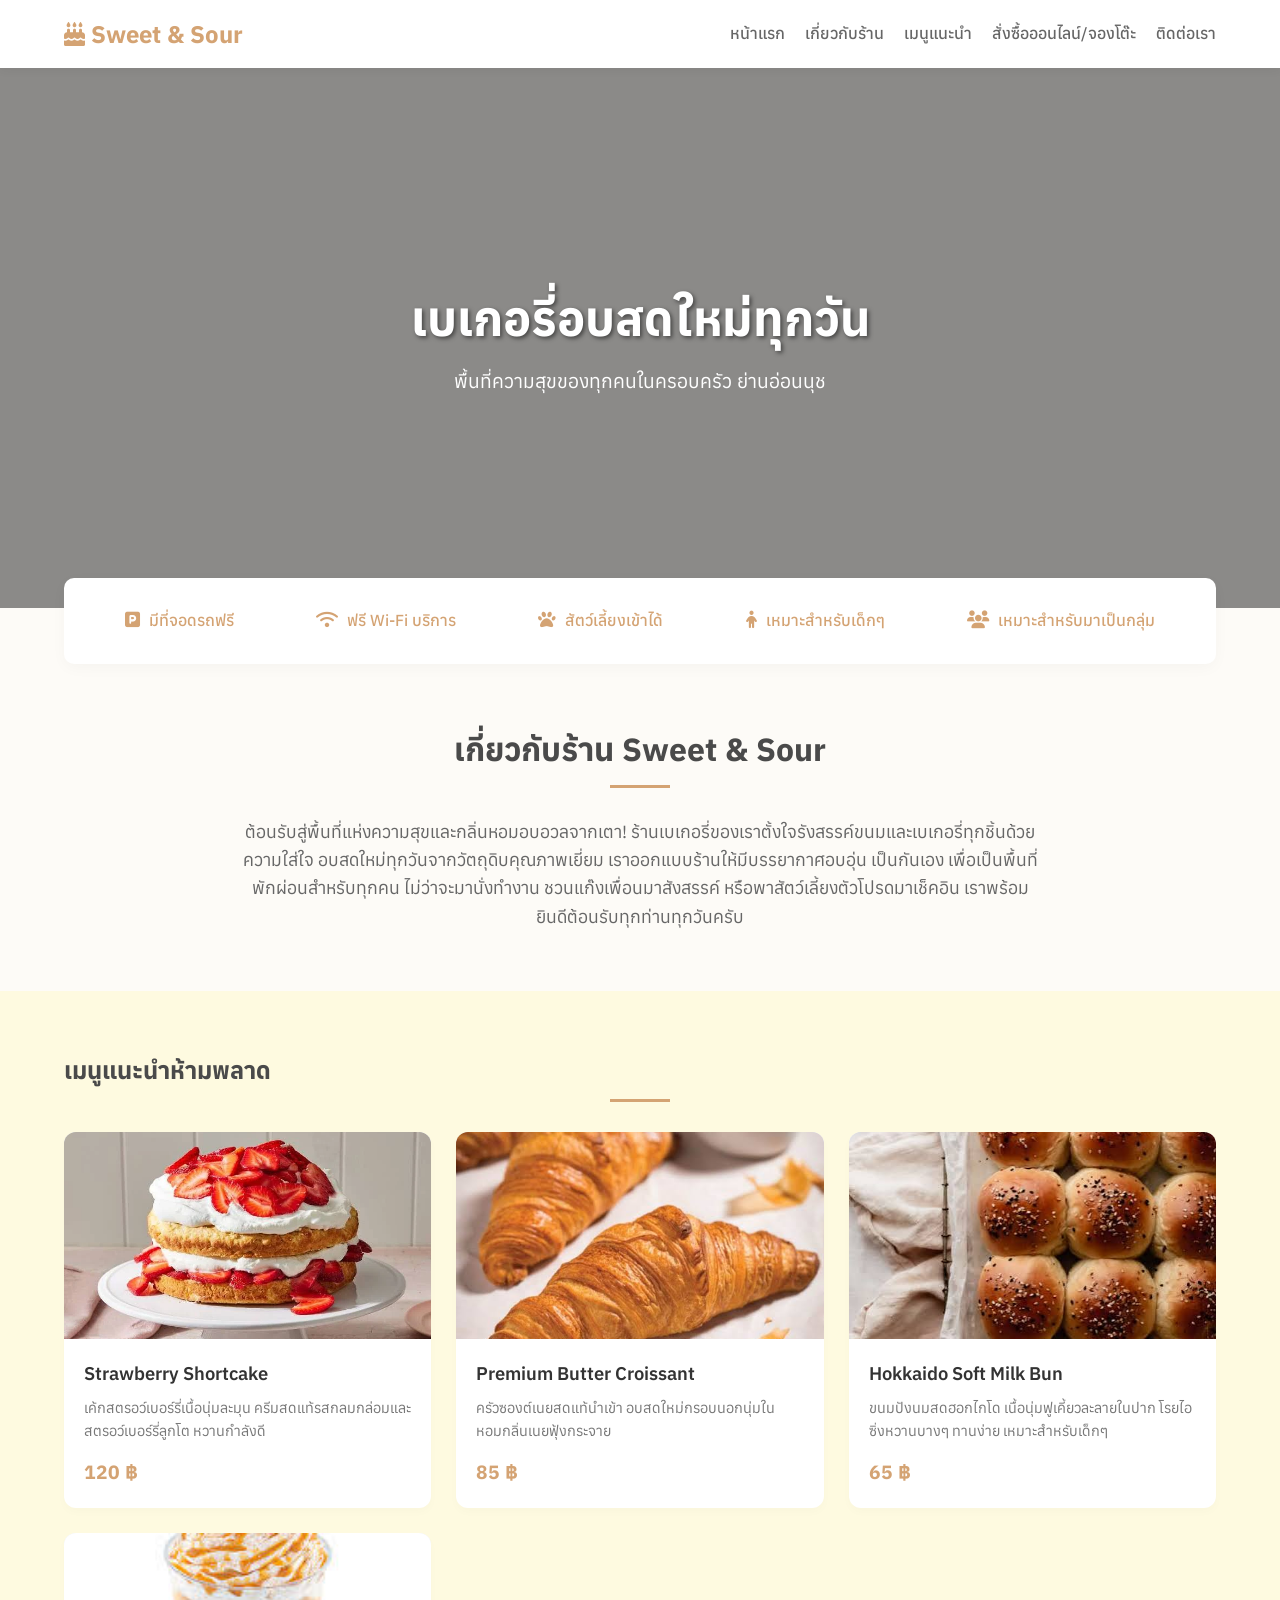
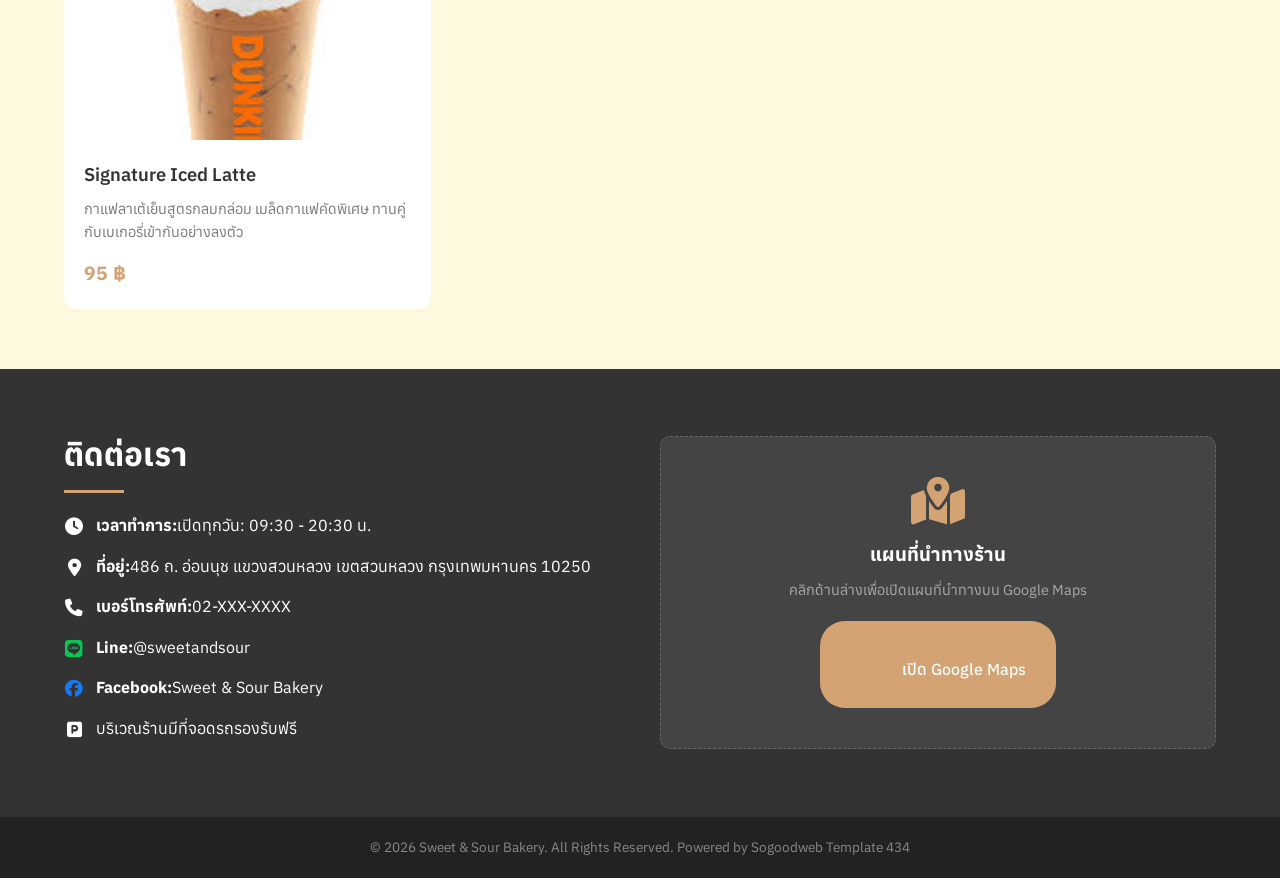
<file: index.html>
<!DOCTYPE html>
<html lang="th">
<head>
    <meta charset="UTF-8">
    <meta name="viewport" content="width=device-width, initial-scale=1.0">
    <title>Sweet & Sour Bakery | ร้านเบเกอรี่อ่อนนุช</title>
    <link rel="preconnect" href="https://fonts.googleapis.com">
    <link rel="preconnect" href="https://fonts.gstatic.com" crossorigin>
    <link href="https://fonts.googleapis.com/css2?family=Anuphan:wght@300;400;500;600;700&display=swap" rel="stylesheet">
    <link rel="stylesheet" href="https://cdnjs.cloudflare.com/ajax/libs/font-awesome/6.4.0/css/all.min.css">
    <link rel="stylesheet" href="css/style.css">
</head>
<body>

    <header>
        <div class="container navbar">
            <div class="logo">
                <a href="#"><i class="fa-solid fa-cake-candles"></i> Sweet & Sour</a>
            </div>
            <nav>
                <ul>
                    <li><a href="#home">หน้าแรก</a></li>
                    <li><a href="about.html">เกี่ยวกับร้าน</a></li>
                    <li><a href="menu.html">เมนูแนะนำ</a></li>
                    <li><a href="order.html">สั่งซื้อออนไลน์/จองโต๊ะ</a></li>
                    <li><a href="contact.html">ติดต่อเรา</a></li>
                </ul>
            </nav>
        </div>
    </header>

    <section id="home" class="hero">
        <div class="hero-content">
            <h1>เบเกอรี่อบสดใหม่ทุกวัน</h1>
            <p>พื้นที่ความสุขของทุกคนในครอบครัว ย่านอ่อนนุช</p>
        </div>
    </section>

    <section class="amenities container">
        <div class="amenity-item"><i class="fa-solid fa-square-parking"></i> มีที่จอดรถฟรี</div>
        <div class="amenity-item"><i class="fa-solid fa-wifi"></i> ฟรี Wi-Fi บริการ</div>
        <div class="amenity-item"><i class="fa-solid fa-paw"></i> สัตว์เลี้ยงเข้าได้</div>
        <div class="amenity-item"><i class="fa-solid fa-child"></i> เหมาะสำหรับเด็กๆ</div>
        <div class="amenity-item"><i class="fa-solid fa-users"></i> เหมาะสำหรับมาเป็นกลุ่ม</div>
    </section>

    <section id="about" class="about container">
        <div class="about-text">
            <h2>เกี่ยวกับร้าน Sweet & Sour</h2>
            <hr class="title-line">
            <p>ต้อนรับสู่พื้นที่แห่งความสุขและกลิ่นหอมอบอวลจากเตา! ร้านเบเกอรี่ของเราตั้งใจรังสรรค์ขนมและเบเกอรี่ทุกชิ้นด้วยความใส่ใจ อบสดใหม่ทุกวันจากวัตถุดิบคุณภาพเยี่ยม เราออกแบบร้านให้มีบรรยากาศอบอุ่น เป็นกันเอง เพื่อเป็นพื้นที่พักผ่อนสำหรับทุกคน ไม่ว่าจะมานั่งทำงาน ชวนแก๊งเพื่อนมาสังสรรค์ หรือพาสัตว์เลี้ยงตัวโปรดมาเช็คอิน เราพร้อมยินดีต้อนรับทุกท่านทุกวันครับ</p>
        </div>
    </section>

    <section id="menu" class="menu-section">
        <div class="container">
            <h2 class="section-title">เมนูแนะนำห้ามพลาด</h2>
            <hr class="title-line">
            
            <div class="menu-grid">
                <div class="menu-card">
                    <div class="menu-img-card">
                        <img src="img/Strawberry Shortcake.webp" alt="Strawberry Shortcake">
                    </div>
                    <div class="menu-info">
                        <h3>Strawberry Shortcake</h3>
                        <p>เค้กสตรอว์เบอร์รี่เนื้อนุ่มละมุน ครีมสดแท้รสกลมกล่อมและสตรอว์เบอร์รี่ลูกโต หวานกำลังดี</p>
                        <span class="price">120 ฿</span>
                    </div>
                </div>
                <div class="menu-card">
                    <div class="menu-img-card">
                        <img src="img/Premium Butter Croissant.jpg" alt="Premium Butter Croissant">
                    </div>
                    <div class="menu-info">
                        <h3>Premium Butter Croissant</h3>
                        <p>ครัวซองต์เนยสดแท้นำเข้า อบสดใหม่กรอบนอกนุ่มใน หอมกลิ่นเนยฟุ้งกระจาย</p>
                        <span class="price">85 ฿</span>
                    </div>
                </div>
                <div class="menu-card">
                    <div class="menu-img-card">
                        <img src="img/Hokkaido Soft Milk Bun.jpg" alt="Hokkaido Soft Milk Bun">
                    </div>
                    <div class="menu-info">
                        <h3>Hokkaido Soft Milk Bun</h3>
                        <p>ขนมปังนมสดฮอกไกโด เนื้อนุ่มฟูเคี้ยวละลายในปาก โรยไอซิ่งหวานบางๆ ทานง่าย เหมาะสำหรับเด็กๆ</p>
                        <span class="price">65 ฿</span>
                    </div>
                </div>
                <div class="menu-card">
                    <div class="menu-img-card">
                        <img src="img/Signature Iced Latte.jpg" alt="Signature Iced Latte">
                    </div>
                    <div class="menu-info">
                        <h3>Signature Iced Latte</h3>
                        <p>กาแฟลาเต้เย็นสูตรกลมกล่อม เมล็ดกาแฟคัดพิเศษ ทานคู่กับเบเกอรี่เข้ากันอย่างลงตัว</p>
                        <span class="price">95 ฿</span>
                    </div>
                </div>
            </div>
        </div>
    </section>

    <section id="contact" class="contact-section">
        <div class="container contact-grid">
            <div class="contact-info">
                <h2>ติดต่อเรา</h2>
                <hr class="title-line" style="margin: 10px 0 20px 0;">
                <p class="contact-item"><i class="fa-solid fa-clock"></i> <strong>เวลาทำการ:</strong> เปิดทุกวัน: 09:30 - 20:30 น.</p>
                <p class="contact-item"><i class="fa-solid fa-location-dot"></i> <strong>ที่อยู่:</strong> 486 ถ. อ่อนนุช แขวงสวนหลวง เขตสวนหลวง กรุงเทพมหานคร 10250</p>
                <p class="contact-item"><i class="fa-solid fa-phone"></i> <strong>เบอร์โทรศัพท์:</strong> 02-XXX-XXXX</p>
                <p class="contact-item"><i class="fa-brands fa-line" style="color: #06C755;"></i> <strong>Line:</strong> @sweetandsour</p>
                <p class="contact-item"><i class="fa-brands fa-facebook" style="color: #1877F2;"></i> <strong>Facebook:</strong> Sweet & Sour Bakery</p>
                <p class="contact-item"><i class="fa-solid fa-square-parking"></i> บริเวณร้านมีที่จอดรถรองรับฟรี</p>
            </div>
            <div class="contact-map">
                <div class="map-placeholder">
                    <i class="fa-solid fa-map-location-dot"></i>
                    <h3>แผนที่นำทางร้าน</h3>
                    <p>คลิกด้านล่างเพื่อเปิดแผนที่นำทางบน Google Maps</p>
                    <a href="https://www.google.com/maps/place/Kopang+Bakery+by+Tomoroo/@13.7117279,100.6055312,17z/data=!3m1!4b1!4m6!3m5!1s0x30e29fc7f4eb0619:0xdf280f669f68a466!8m2!3d13.7117227!4d100.6081061!16s%2Fg%2F11fppfpvh_?entry=ttu&g_ep=EgoyMDI2MDYyOC4wIKXMDSoASAFQAw%3D%3D" target="_blank" class="btn btn-primary"><i class="fa-solid fa-diamond-turn-right"></i> เปิด Google Maps</a>
                </div>
            </div>
        </div>
    </section>

    <footer>
        <p>© 2026 Sweet & Sour Bakery. All Rights Reserved. Powered by Sogoodweb Template 434</p>
    </footer>

</body>
</html>
</file>
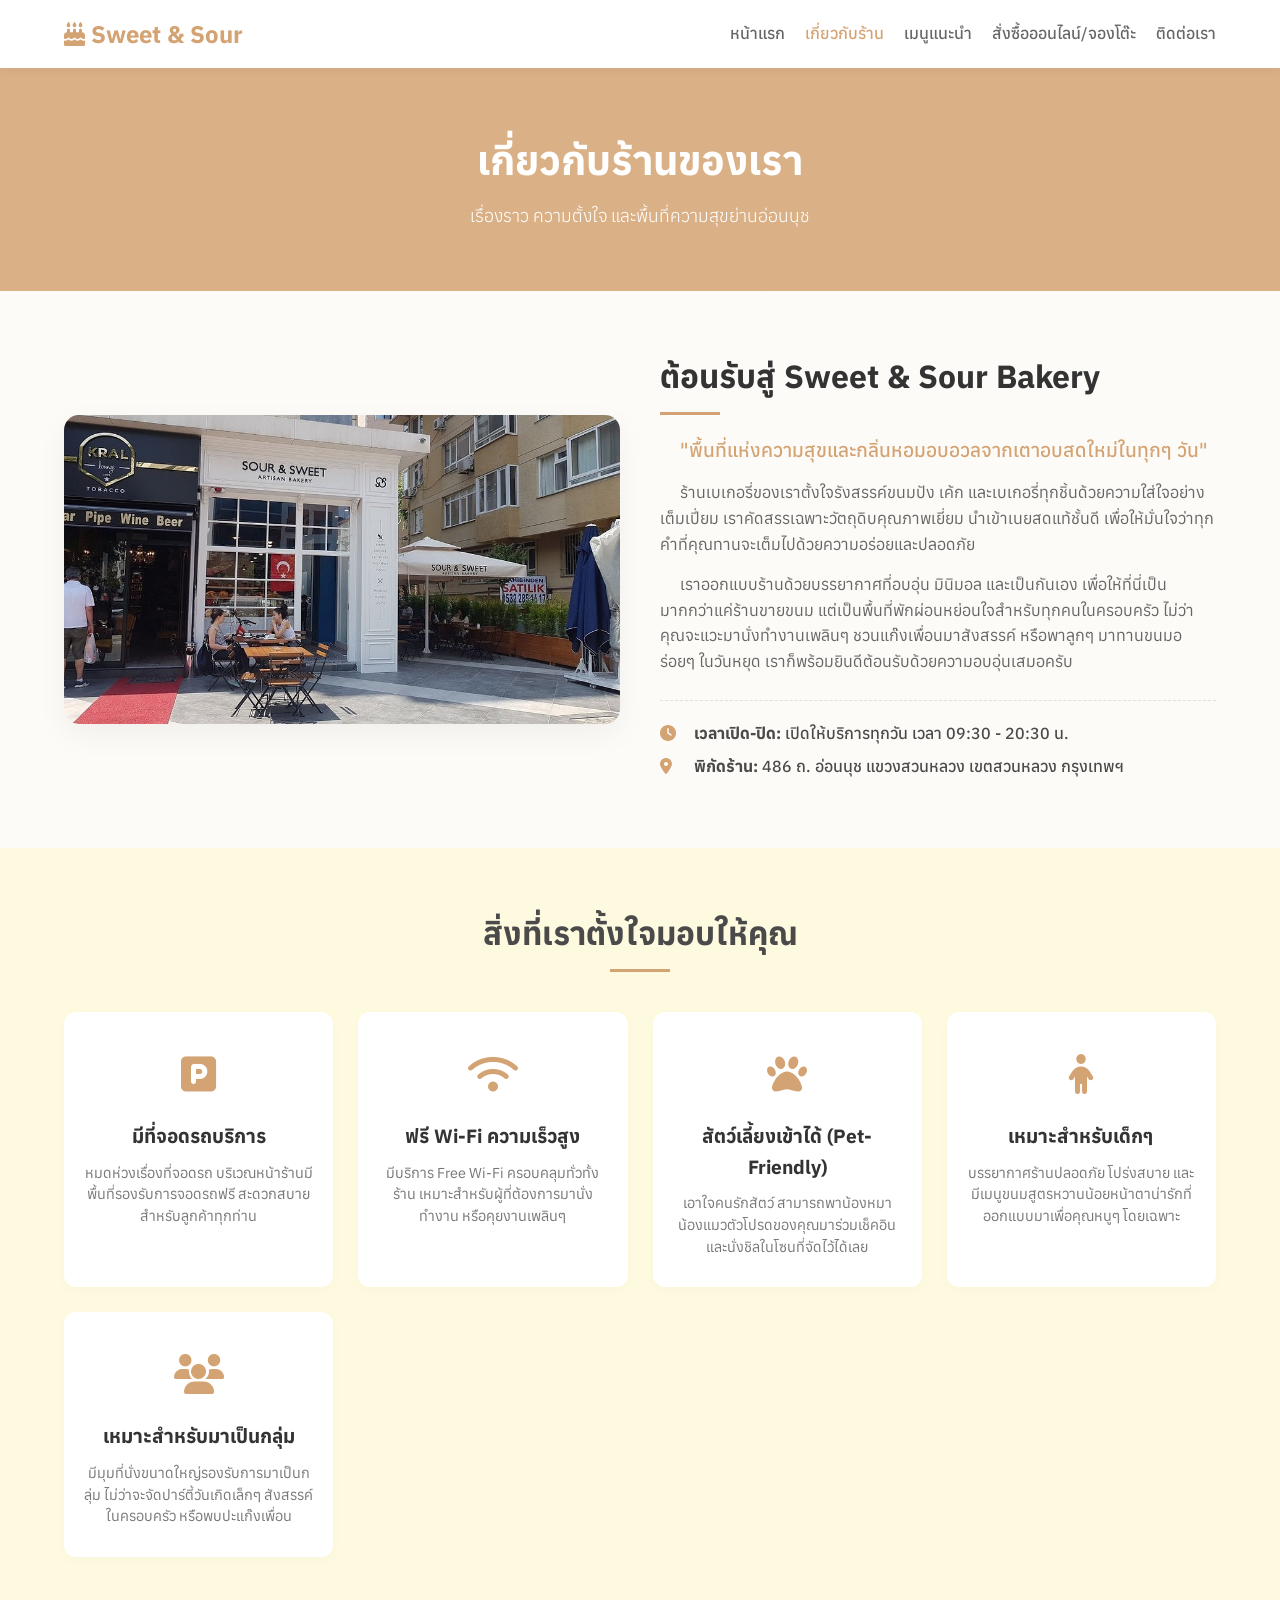
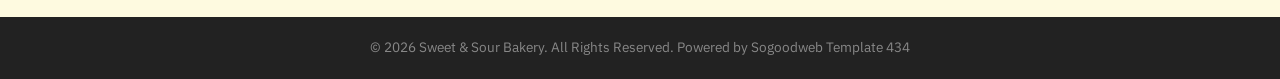
<file: about.html>
<!DOCTYPE html>
<html lang="th">
<head>
    <meta charset="UTF-8">
    <meta name="viewport" content="width=device-width, initial-scale=1.0">
    <title>เกี่ยวกับเรา | Sweet & Sour Bakery</title>
    <link rel="preconnect" href="https://fonts.googleapis.com">
    <link rel="preconnect" href="https://fonts.gstatic.com" crossorigin>
    <link href="https://fonts.googleapis.com/css2?family=Anuphan:wght@300;400;500;600;700&display=swap" rel="stylesheet">
    <link rel="stylesheet" href="https://cdnjs.cloudflare.com/ajax/libs/font-awesome/6.4.0/css/all.min.css">
    <link rel="stylesheet" href="css/about.css">
</head>
<body>

    <header>
        <div class="container navbar">
            <div class="logo">
                <a href="index.html"><i class="fa-solid fa-cake-candles"></i> Sweet & Sour</a>
            </div>
            <nav>
                <ul>
                    <li><a href="index.html">หน้าแรก</a></li>
                    <li><a href="about.html" class="active">เกี่ยวกับร้าน</a></li>
                    <li><a href="menu.html">เมนูแนะนำ</a></li>
                    <li><a href="index.html#order">สั่งซื้อออนไลน์/จองโต๊ะ</a></li>
                    <li><a href="index.html#contact">ติดต่อเรา</a></li>
                </ul>
            </nav>
        </div>
    </header>

    <section class="page-title-section">
        <div class="container">
            <h1>เกี่ยวกับร้านของเรา</h1>
            <p>เรื่องราว ความตั้งใจ และพื้นที่ความสุขย่านอ่อนนุช</p>
        </div>
    </section>

    <section class="about-story container">
        <div class="story-grid">
            <div class="story-image">
                <img src="img/เกี่ยวกับร้าน.jpg" alt="บรรยากาศร้าน Sweet & Sour Bakery">
            </div>
            <div class="story-text">
                <h2>ต้อนรับสู่ Sweet & Sour Bakery</h2>
                <hr class="title-line">
                <p class="highlight">"พื้นที่แห่งความสุขและกลิ่นหอมอบอวลจากเตาอบสดใหม่ในทุกๆ วัน"</p>
                <p>ร้านเบเกอรี่ของเราตั้งใจรังสรรค์ขนมปัง เค้ก และเบเกอรี่ทุกชิ้นด้วยความใส่ใจอย่างเต็มเปี่ยม เราคัดสรรเฉพาะวัตถุดิบคุณภาพเยี่ยม นำเข้าเนยสดแท้ชั้นดี เพื่อให้มั่นใจว่าทุกคำที่คุณทานจะเต็มไปด้วยความอร่อยและปลอดภัย</p>
                <p>เราออกแบบร้านด้วยบรรยากาศที่อบอุ่น มินิมอล และเป็นกันเอง เพื่อให้ที่นี่เป็นมากกว่าแค่ร้านขายขนม แต่เป็นพื้นที่พักผ่อนหย่อนใจสำหรับทุกคนในครอบครัว ไม่ว่าคุณจะแวะมานั่งทำงานเพลินๆ ชวนแก๊งเพื่อนมาสังสรรค์ หรือพาลูกๆ มาทานขนมอร่อยๆ ในวันหยุด เราก็พร้อมยินดีต้อนรับด้วยความอบอุ่นเสมอครับ</p>
                
                <div class="shop-meta">
                    <p><i class="fa-solid fa-clock"></i> <strong>เวลาเปิด-ปิด:</strong> เปิดให้บริการทุกวัน เวลา 09:30 - 20:30 น.</p>
                    <p><i class="fa-solid fa-location-dot"></i> <strong>พิกัดร้าน:</strong> 486 ถ. อ่อนนุช แขวงสวนหลวง เขตสวนหลวง กรุงเทพฯ</p>
                </div>
            </div>
        </div>
    </section>

    <section class="features-section">
        <div class="container">
            <h2 class="section-title">สิ่งที่เราตั้งใจมอบให้คุณ</h2>
            <hr class="title-line">
            
            <div class="features-grid">
                <div class="feature-card">
                    <div class="icon-box"><i class="fa-solid fa-square-parking"></i></div>
                    <h3>มีที่จอดรถบริการ</h3>
                    <p>หมดห่วงเรื่องที่จอดรถ บริเวณหน้าร้านมีพื้นที่รองรับการจอดรถฟรี สะดวกสบายสำหรับลูกค้าทุกท่าน</p>
                </div>
                <div class="feature-card">
                    <div class="icon-box"><i class="fa-solid fa-wifi"></i></div>
                    <h3>ฟรี Wi-Fi ความเร็วสูง</h3>
                    <p>มีบริการ Free Wi-Fi ครอบคลุมทั่วทั้งร้าน เหมาะสำหรับผู้ที่ต้องการมานั่งทำงาน หรือคุยงานเพลินๆ</p>
                </div>
                <div class="feature-card">
                    <div class="icon-box"><i class="fa-solid fa-paw"></i></div>
                    <h3>สัตว์เลี้ยงเข้าได้ (Pet-Friendly)</h3>
                    <p>เอาใจคนรักสัตว์ สามารถพาน้องหมาน้องแมวตัวโปรดของคุณมาร่วมเช็คอินและนั่งชิลในโซนที่จัดไว้ได้เลย</p>
                </div>
                <div class="feature-card">
                    <div class="icon-box"><i class="fa-solid fa-child"></i></div>
                    <h3>เหมาะสำหรับเด็กๆ</h3>
                    <p>บรรยากาศร้านปลอดภัย โปร่งสบาย และมีเมนูขนมสูตรหวานน้อยหน้าตาน่ารักที่ออกแบบมาเพื่อคุณหนูๆ โดยเฉพาะ</p>
                </div>
                <div class="feature-card">
                    <div class="icon-box"><i class="fa-solid fa-users"></i></div>
                    <h3>เหมาะสำหรับมาเป็นกลุ่ม</h3>
                    <p>มีมุมที่นั่งขนาดใหญ่รองรับการมาเป็นกลุ่ม ไม่ว่าจะจัดปาร์ตี้วันเกิดเล็กๆ สังสรรค์ในครอบครัว หรือพบปะแก๊งเพื่อน</p>
                </div>
            </div>
        </div>
    </section>

    <footer>
        <p>© 2026 Sweet & Sour Bakery. All Rights Reserved. Powered by Sogoodweb Template 434</p>
    </footer>

</body>
</html>
</file>
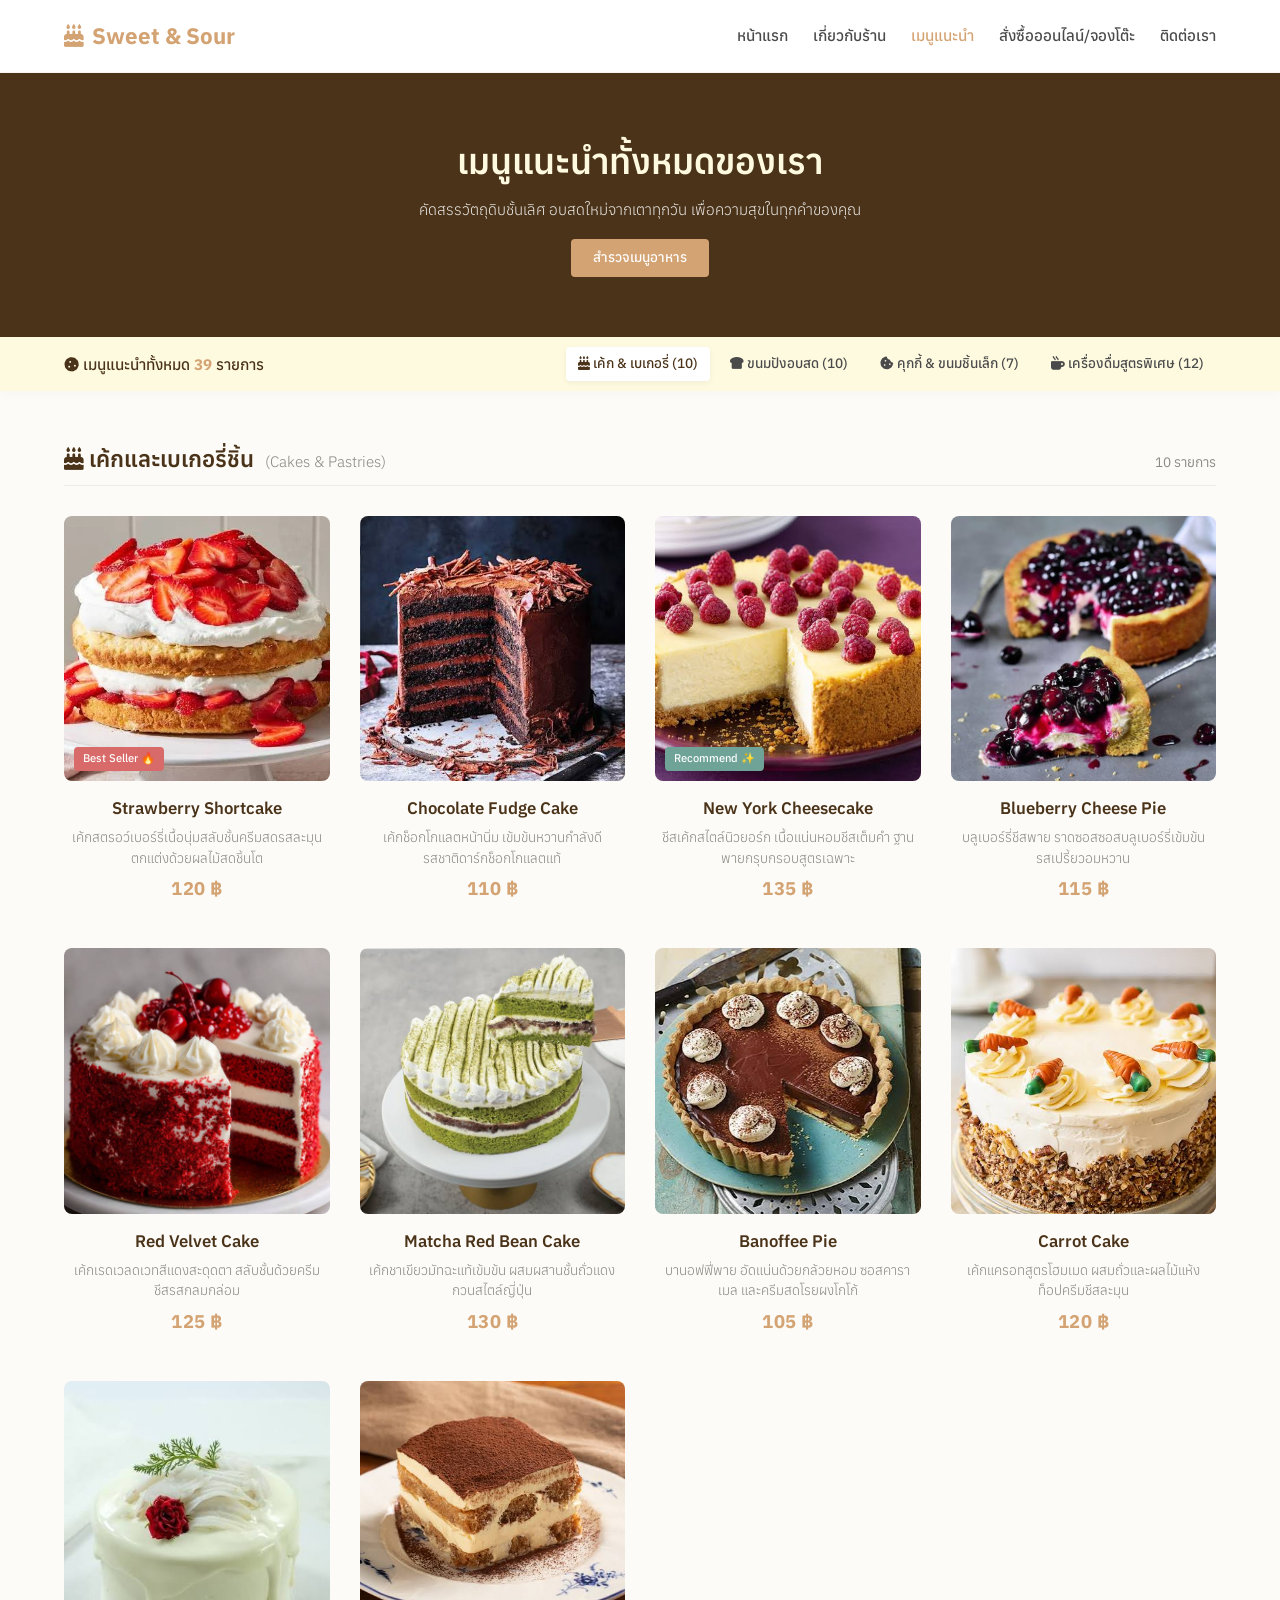
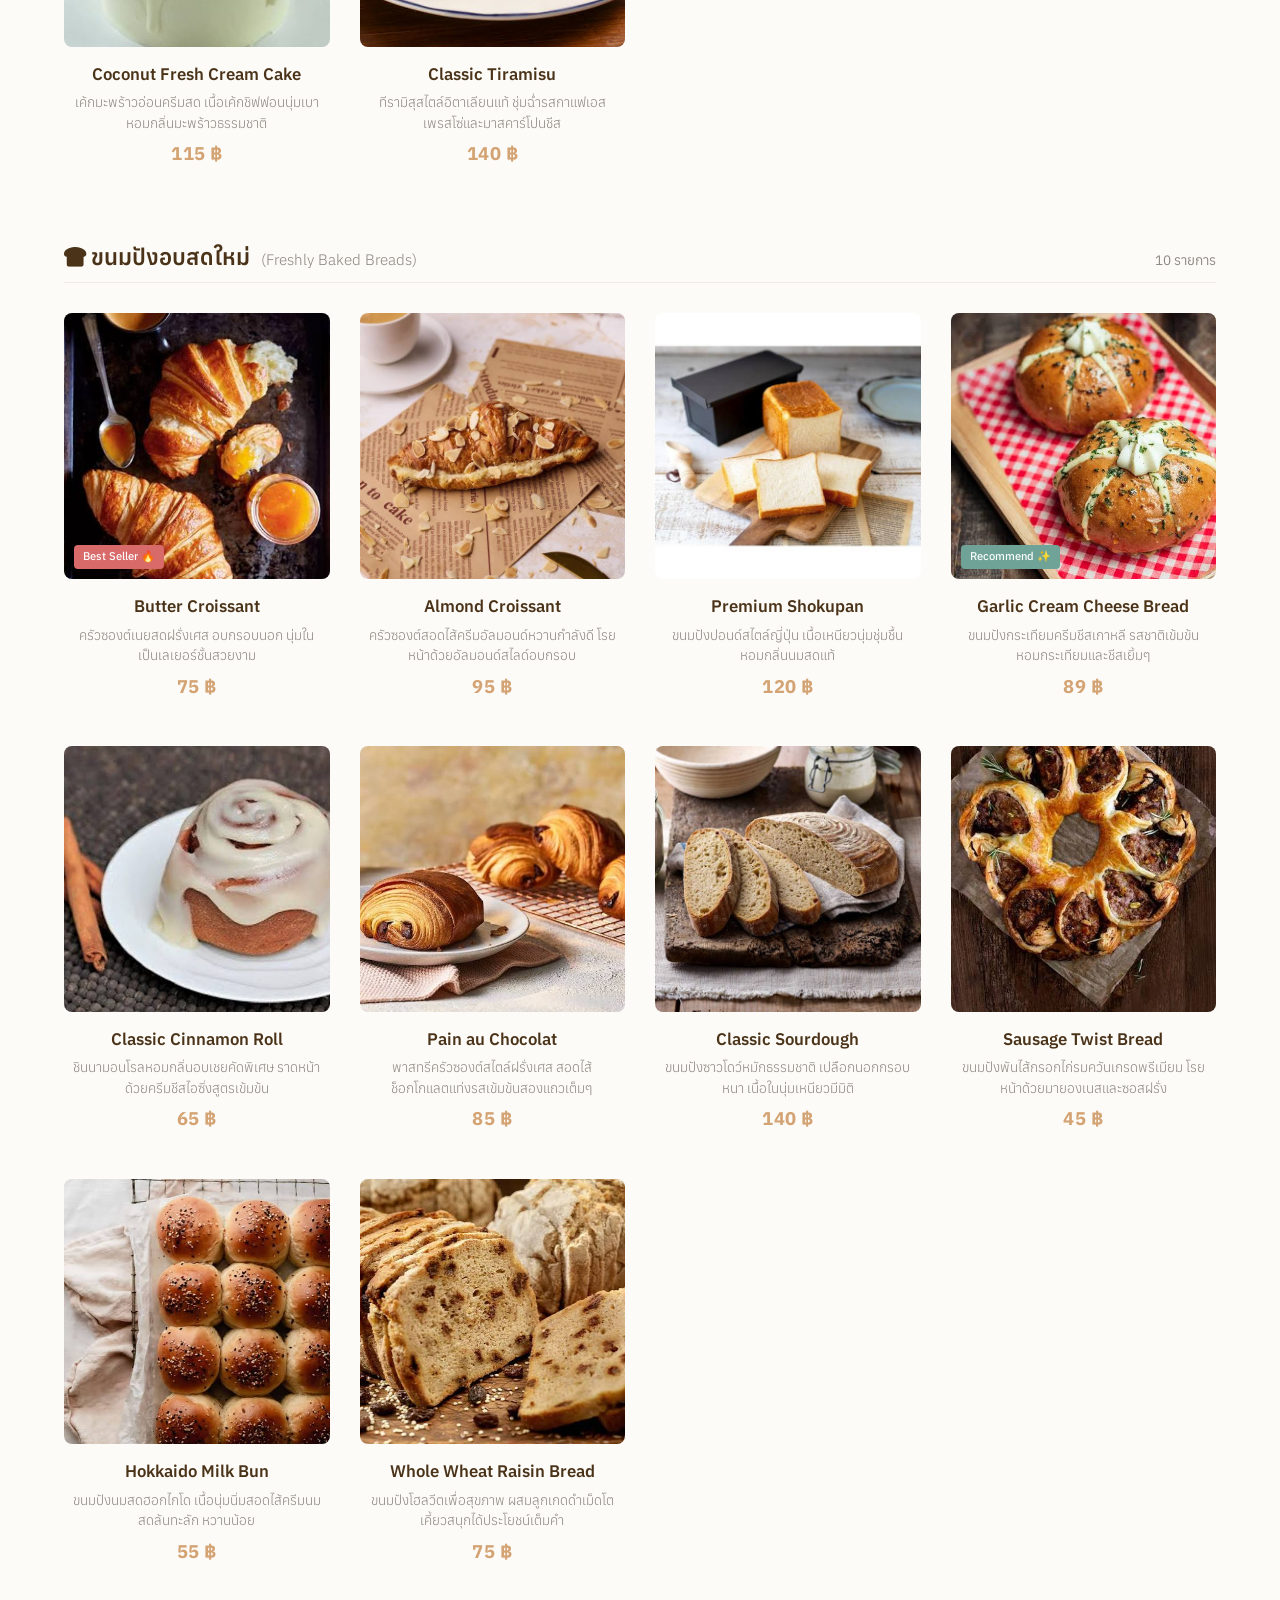
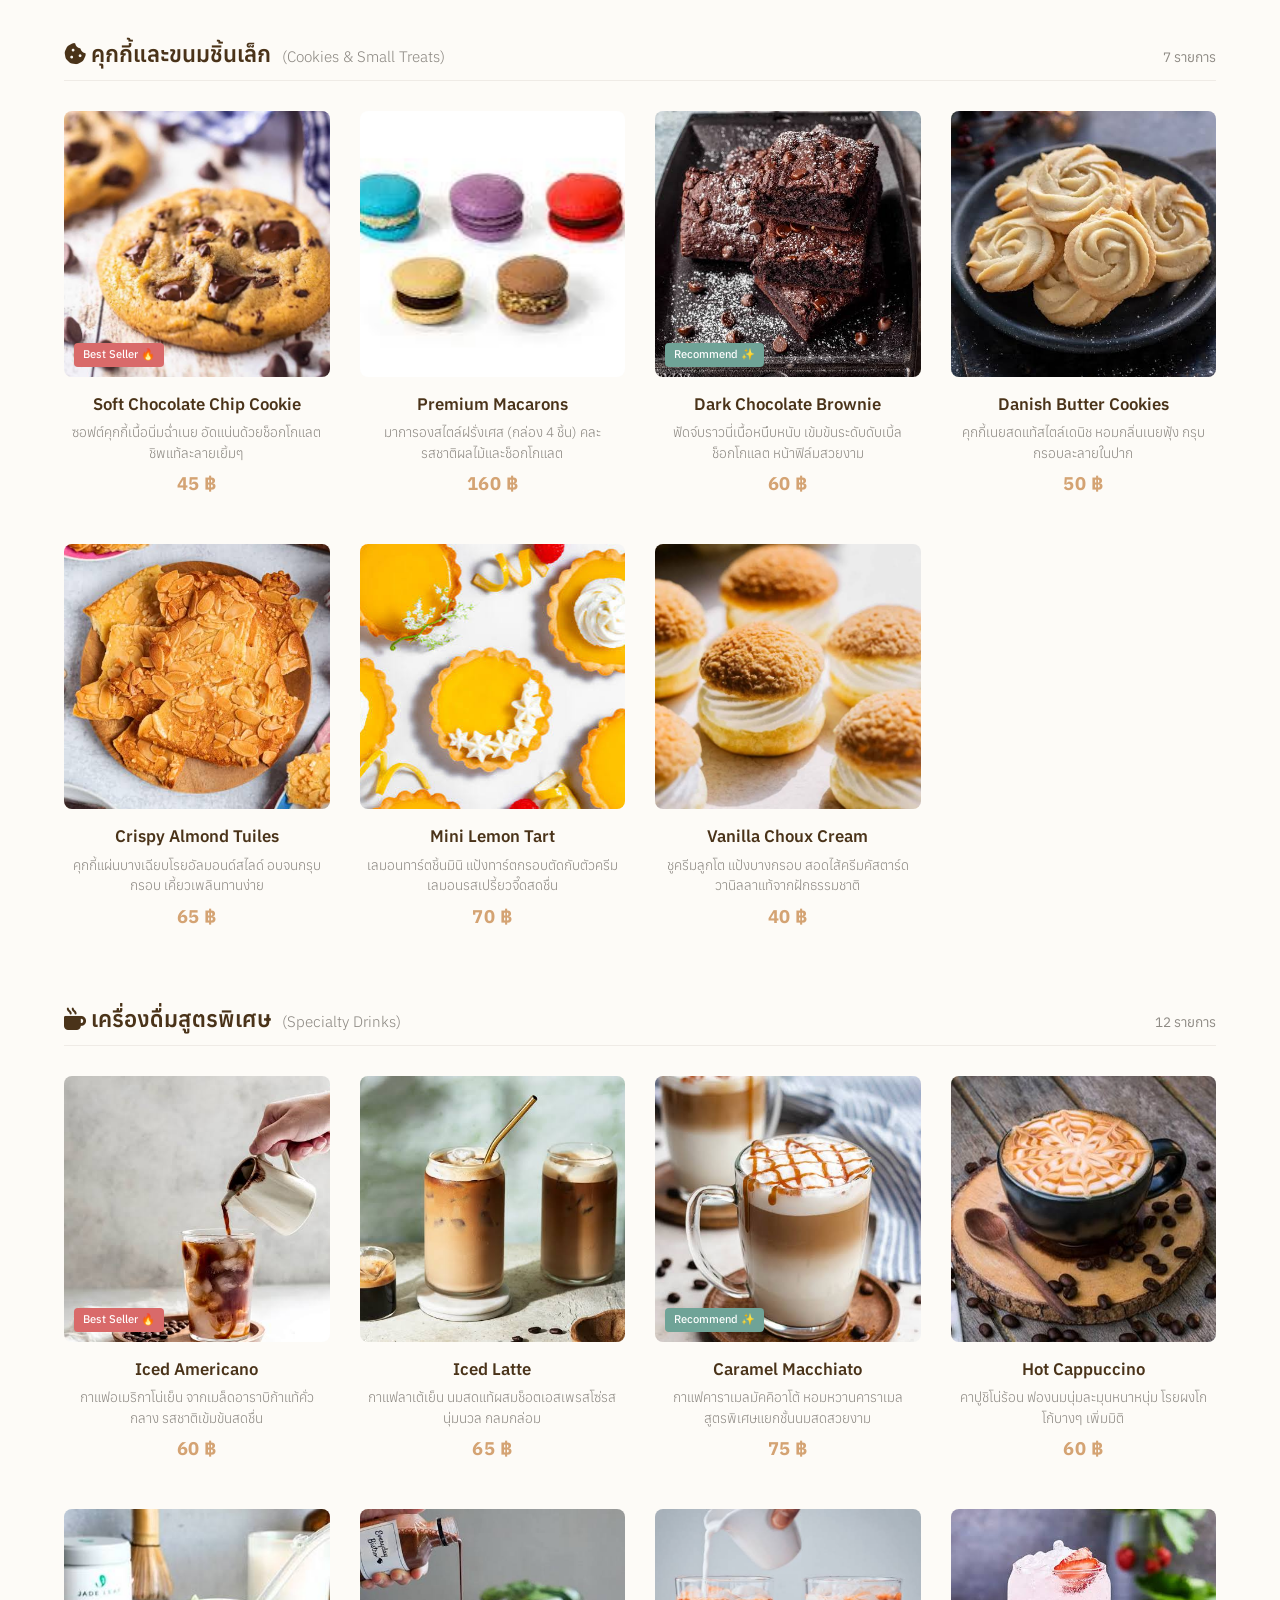
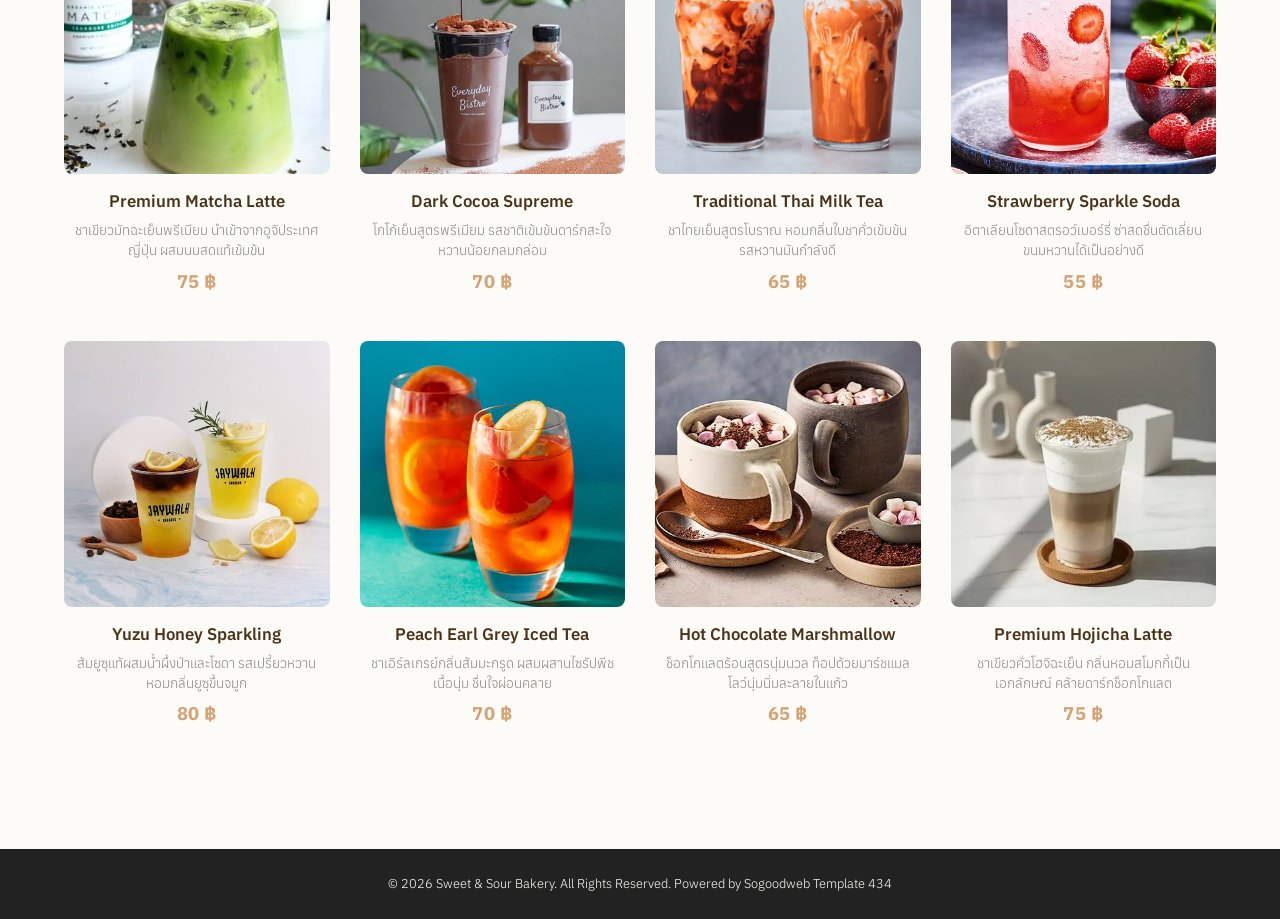
<file: menu.html>
<!DOCTYPE html>
<html lang="th">
<head>
    <meta charset="UTF-8">
    <meta name="viewport" content="width=device-width, initial-scale=1.0">
    <title>เมนูแนะนำทั้งหมด (39 เมนู) | Sweet & Sour Bakery</title>
    <!-- Google Fonts -->
    <link rel="preconnect" href="https://fonts.googleapis.com">
    <link rel="preconnect" href="https://fonts.gstatic.com" crossorigin>
    <link href="https://fonts.googleapis.com/css2?family=Anuphan:wght@300;400;500;600;700&display=swap" rel="stylesheet">
    <!-- Font Awesome Icons -->
    <link rel="stylesheet" href="https://cdnjs.cloudflare.com/ajax/libs/font-awesome/6.4.0/css/all.min.css">
    <!-- Custom CSS -->
    <link rel="stylesheet" href="css/menu.css">
</head>
<body>

    <!-- แถบเมนูด้านบน (Navigation Bar) -->
    <header>
        <div class="container navbar">
            <div class="logo">
                <a href="index.html"><i class="fa-solid fa-cake-candles"></i> Sweet & Sour</a>
            </div>
            <nav>
                <ul>
                    <li><a href="index.html">หน้าแรก</a></li>
                    <li><a href="about.html">เกี่ยวกับร้าน</a></li>
                    <li><a href="menu.html" class="active">เมนูแนะนำ</a></li>
                    <li><a href="order.html">สั่งซื้อออนไลน์/จองโต๊ะ</a></li>
                    <li><a href="contact.html">ติดต่อเรา</a></li>
                </ul>
            </nav>
        </div>
    </header>

    <!-- ส่วนแบนเนอร์หัวข้อหลัก (Hero Banner) -->
    <section class="menu-banner">
        <div class="container banner-content">
            <h1>เมนูแนะนำทั้งหมดของเรา</h1>
            <p>คัดสรรวัตถุดิบชั้นเลิศ อบสดใหม่จากเตาทุกวัน เพื่อความสุขในทุกคำของคุณ</p>
            <a href="#cat-cakes" class="btn-banner-primary">สำรวจเมนูอาหาร</a>
        </div>
    </section>

    <!-- แถบสรุปจำนวนเมนูและลิงก์ด่วน (Summary Navigation Bar) -->
    <section class="menu-summary-bar">
        <div class="container summary-box">
            <div class="total-badge">
                <i class="fa-solid fa-cookie"></i> เมนูแนะนำทั้งหมด <span class="highlight-num">39</span> รายการ
            </div>
            <div class="category-links">
                <a href="#cat-cakes" class="link-item active-cat"><i class="fa-solid fa-cake-candles"></i> เค้ก & เบเกอรี่ (10)</a>
                <a href="#cat-breads" class="link-item"><i class="fa-solid fa-bread-slice"></i> ขนมปังอบสด (10)</a>
                <a href="#cat-cookies" class="link-item"><i class="fa-solid fa-cookie-bite"></i> คุกกี้ & ขนมชิ้นเล็ก (7)</a>
                <a href="#cat-drinks" class="link-item"><i class="fa-solid fa-mug-hot"></i> เครื่องดื่มสูตรพิเศษ (12)</a>
            </div>
        </div>
    </section>

    <!-- พื้นที่แสดงเมนูทั้งหมด (Main Content Container) -->
    <main class="container menu-container">
        
        <!-- SECTION 1: เค้กและเบเกอรี่ชิ้น (10 เมนู) -->
        <section id="cat-cakes" class="menu-category-block">
            <div class="category-header">
                <h2 class="category-title">
                    <i class="fa-solid fa-cake-candles"></i> เค้กและเบเกอรี่ชิ้น <span class="en-title">(Cakes & Pastries)</span>
                </h2>
                <span class="count-badge">10 รายการ</span>
            </div>
            
            <div class="menu-grid">
                <div class="menu-item-card">
                    <div class="menu-img-box">
                        <span class="item-badge hot">Best Seller 🔥</span>
                        <img src="img/Strawberry Shortcake.webp" alt="Strawberry Shortcake">
                    </div>
                    <div class="menu-details">
                        <h3 class="menu-title">Strawberry Shortcake</h3>
                        <p class="menu-desc">เค้กสตรอว์เบอร์รี่เนื้อนุ่มสลับชั้นครีมสดรสละมุน ตกแต่งด้วยผลไม้สดชิ้นโต</p>
                        <span class="menu-price">120 ฿</span>
                    </div>
                </div>
                <div class="menu-item-card">
                    <div class="menu-img-box">
                        <img src="img/Chocolate Fudge Cake.jpg" alt="Chocolate Fudge Cake">
                    </div>
                    <div class="menu-details">
                        <h3 class="menu-title">Chocolate Fudge Cake</h3>
                        <p class="menu-desc">เค้กช็อกโกแลตหน้านิ่ม เข้มข้นหวานกำลังดี รสชาติดาร์กช็อกโกแลตแท้</p>
                        <span class="menu-price">110 ฿</span>
                    </div>
                </div>
                <div class="menu-item-card">
                    <div class="menu-img-box">
                        <span class="item-badge recommend">Recommend ✨</span>
                        <img src="img/New York Cheesecake.jpg" alt="New York Cheesecake">
                    </div>
                    <div class="menu-details">
                        <h3 class="menu-title">New York Cheesecake</h3>
                        <p class="menu-desc">ชีสเค้กสไตล์นิวยอร์ก เนื้อแน่นหอมชีสเต็มคำ ฐานพายกรุบกรอบสูตรเฉพาะ</p>
                        <span class="menu-price">135 ฿</span>
                    </div>
                </div>
                <div class="menu-item-card">
                    <div class="menu-img-box">
                        <img src="img/Blueberry Cheese Pie.jpg" alt="Blueberry Cheese Pie">
                    </div>
                    <div class="menu-details">
                        <h3 class="menu-title">Blueberry Cheese Pie</h3>
                        <p class="menu-desc">บลูเบอร์รี่ชีสพาย ราดซอสซอสบลูเบอร์รี่เข้มข้นรสเปรี้ยวอมหวาน</p>
                        <span class="menu-price">115 ฿</span>
                    </div>
                </div>
                <div class="menu-item-card">
                    <div class="menu-img-box">
                        <img src="img/Red Velvet Cake.jpg" alt="Red Velvet Cake">
                    </div>
                    <div class="menu-details">
                        <h3 class="menu-title">Red Velvet Cake</h3>
                        <p class="menu-desc">เค้กเรดเวลดเวทสีแดงสะดุดตา สลับชั้นด้วยครีมชีสรสกลมกล่อม</p>
                        <span class="menu-price">125 ฿</span>
                    </div>
                </div>
                <div class="menu-item-card">
                    <div class="menu-img-box">
                        <img src="img/Matcha Red Bean Cake.jpg" alt="Matcha Red Bean Cake">
                    </div>
                    <div class="menu-details">
                        <h3 class="menu-title">Matcha Red Bean Cake</h3>
                        <p class="menu-desc">เค้กชาเขียวมัทฉะแท้เข้มข้น ผสมผสานชั้นถั่วแดงกวนสไตล์ญี่ปุ่น</p>
                        <span class="menu-price">130 ฿</span>
                    </div>
                </div>
                <div class="menu-item-card">
                    <div class="menu-img-box">
                        <img src="img/Banoffee Pie.jpg" alt="Banoffee Pie">
                    </div>
                    <div class="menu-details">
                        <h3 class="menu-title">Banoffee Pie</h3>
                        <p class="menu-desc">บานอฟฟี่พาย อัดแน่นด้วยกล้วยหอม ซอสคาราเมล และครีมสดโรยผงโกโก้</p>
                        <span class="menu-price">105 ฿</span>
                    </div>
                </div>
                <div class="menu-item-card">
                    <div class="menu-img-box">
                        <img src="img/Carrot Cake.jpg" alt="Carrot Cake">
                    </div>
                    <div class="menu-details">
                        <h3 class="menu-title">Carrot Cake</h3>
                        <p class="menu-desc">เค้กแครอทสูตรโฮมเมด ผสมถั่วและผลไม้แห้ง ท็อปครีมชีสละมุน</p>
                        <span class="menu-price">120 ฿</span>
                    </div>
                </div>
                <div class="menu-item-card">
                    <div class="menu-img-box">
                        <img src="img/Coconut Fresh Cream Cake.jpg" alt="Coconut Fresh Cream Cake">
                    </div>
                    <div class="menu-details">
                        <h3 class="menu-title">Coconut Fresh Cream Cake</h3>
                        <p class="menu-desc">เค้กมะพร้าวอ่อนครีมสด เนื้อเค้กชิฟฟอนนุ่มเบา หอมกลิ่นมะพร้าวธรรมชาติ</p>
                        <span class="menu-price">115 ฿</span>
                    </div>
                </div>
                <div class="menu-item-card">
                    <div class="menu-img-box">
                        <img src="img/Classic Tiramisu.jpg" alt="Classic Tiramisu">
                    </div>
                    <div class="menu-details">
                        <h3 class="menu-title">Classic Tiramisu</h3>
                        <p class="menu-desc">ทีรามิสุสไตล์อิตาเลียนแท้ ชุ่มฉ่ำรสกาแฟเอสเพรสโซ่และมาสคาร์โปนชีส</p>
                        <span class="menu-price">140 ฿</span>
                    </div>
                </div>
            </div>
        </section>

        <!-- SECTION 2: ขนมปังอบสดใหม่ (10 เมนู) -->
        <section id="cat-breads" class="menu-category-block">
            <div class="category-header">
                <h2 class="category-title">
                    <i class="fa-solid fa-bread-slice"></i> ขนมปังอบสดใหม่ <span class="en-title">(Freshly Baked Breads)</span>
                </h2>
                <span class="count-badge">10 รายการ</span>
            </div>
            
            <div class="menu-grid">
                <div class="menu-item-card">
                    <div class="menu-img-box">
                        <span class="item-badge hot">Best Seller 🔥</span>
                        <img src="img/Butter Croissant.jpg" alt="Butter Croissant">
                    </div>
                    <div class="menu-details">
                        <h3 class="menu-title">Butter Croissant</h3>
                        <p class="menu-desc">ครัวซองต์เนยสดฝรั่งเศส อบกรอบนอก นุ่มใน เป็นเลเยอร์ชั้นสวยงาม</p>
                        <span class="menu-price">75 ฿</span>
                    </div>
                </div>
                <div class="menu-item-card">
                    <div class="menu-img-box">
                        <img src="img/Almond Croissant.jpg" alt="Almond Croissant">
                    </div>
                    <div class="menu-details">
                        <h3 class="menu-title">Almond Croissant</h3>
                        <p class="menu-desc">ครัวซองต์สอดไส้ครีมอัลมอนด์หวานกำลังดี โรยหน้าด้วยอัลมอนด์สไลด์อบกรอบ</p>
                        <span class="menu-price">95 ฿</span>
                    </div>
                </div>
                <div class="menu-item-card">
                    <div class="menu-img-box">
                        <img src="img/Premium Shokupan.jpg" alt="Premium Shokupan">
                    </div>
                    <div class="menu-details">
                        <h3 class="menu-title">Premium Shokupan</h3>
                        <p class="menu-desc">ขนมปังปอนด์สไตล์ญี่ปุ่น เนื้อเหนียวนุ่มชุ่มชื้น หอมกลิ่นนมสดแท้</p>
                        <span class="menu-price">120 ฿</span>
                    </div>
                </div>
                <div class="menu-item-card">
                    <div class="menu-img-box">
                        <span class="item-badge recommend">Recommend ✨</span>
                        <img src="img/Garlic Cream Cheese Bread.jpg" alt="Garlic Cream Cheese Bread">
                    </div>
                    <div class="menu-details">
                        <h3 class="menu-title">Garlic Cream Cheese Bread</h3>
                        <p class="menu-desc">ขนมปังกระเทียมครีมชีสเกาหลี รสชาติเข้มข้น หอมกระเทียมและชีสเยิ้มๆ</p>
                        <span class="menu-price">89 ฿</span>
                    </div>
                </div>
                <div class="menu-item-card">
                    <div class="menu-img-box">
                        <img src="img/Classic Cinnamon Roll.jpg" alt="Classic Cinnamon Roll">
                    </div>
                    <div class="menu-details">
                        <h3 class="menu-title">Classic Cinnamon Roll</h3>
                        <p class="menu-desc">ชินนามอนโรลหอมกลิ่นอบเชยคัดพิเศษ ราดหน้าด้วยครีมชีสไอซิ่งสูตรเข้มข้น</p>
                        <span class="menu-price">65 ฿</span>
                    </div>
                </div>
                <div class="menu-item-card">
                    <div class="menu-img-box">
                        <img src="img/Pain au Chocolat.jpg" alt="Pain au Chocolat">
                    </div>
                    <div class="menu-details">
                        <h3 class="menu-title">Pain au Chocolat</h3>
                        <p class="menu-desc">พาสทรีครัวซองต์สไตล์ฝรั่งเศส สอดไส้ช็อกโกแลตแท่งรสเข้มข้นสองแถวเต็มๆ</p>
                        <span class="menu-price">85 ฿</span>
                    </div>
                </div>
                <div class="menu-item-card">
                    <div class="menu-img-box">
                        <img src="img/Classic Sourdough.jpg" alt="Classic Sourdough">
                    </div>
                    <div class="menu-details">
                        <h3 class="menu-title">Classic Sourdough</h3>
                        <p class="menu-desc">ขนมปังซาวโดว์หมักธรรมชาติ เปลือกนอกกรอบหนา เนื้อในนุ่มเหนียวมีมิติ</p>
                        <span class="menu-price">140 ฿</span>
                    </div>
                </div>
                <div class="menu-item-card">
                    <div class="menu-img-box">
                        <img src="img/Sausage Twist Bread.jpg" alt="Sausage Twist Bread">
                    </div>
                    <div class="menu-details">
                        <h3 class="menu-title">Sausage Twist Bread</h3>
                        <p class="menu-desc">ขนมปังพันไส้กรอกไก่รมควันเกรดพรีเมียม โรยหน้าด้วยมายองเนสและซอสฝรั่ง</p>
                        <span class="menu-price">45 ฿</span>
                    </div>
                </div>
                <div class="menu-item-card">
                    <div class="menu-img-box">
                        <img src="img/Hokkaido Milk Bun.jpg" alt="Hokkaido Milk Bun">
                    </div>
                    <div class="menu-details">
                        <h3 class="menu-title">Hokkaido Milk Bun</h3>
                        <p class="menu-desc">ขนมปังนมสดฮอกไกโด เนื้อนุ่มนิ่มสอดไส้ครีมนมสดล้นทะลัก หวานน้อย</p>
                        <span class="menu-price">55 ฿</span>
                    </div>
                </div>
                <div class="menu-item-card">
                    <div class="menu-img-box">
                        <img src="img/Whole Wheat Raisin Bread.jpg" alt="Whole Wheat Raisin Bread">
                    </div>
                    <div class="menu-details">
                        <h3 class="menu-title">Whole Wheat Raisin Bread</h3>
                        <p class="menu-desc">ขนมปังโฮลวีตเพื่อสุขภาพ ผสมลูกเกดดำเม็ดโต เคี้ยวสนุกได้ประโยชน์เต็มคำ</p>
                        <span class="menu-price">75 ฿</span>
                    </div>
                </div>
            </div>
        </section>

        <!-- SECTION 3: คุกกี้และขนมชิ้นเล็ก (7 เมนู) -->
        <section id="cat-cookies" class="menu-category-block">
            <div class="category-header">
                <h2 class="category-title">
                    <i class="fa-solid fa-cookie-bite"></i> คุกกี้และขนมชิ้นเล็ก <span class="en-title">(Cookies & Small Treats)</span>
                </h2>
                <span class="count-badge">7 รายการ</span>
            </div>
            
            <div class="menu-grid">
                <div class="menu-item-card">
                    <div class="menu-img-box">
                        <span class="item-badge hot">Best Seller 🔥</span>
                        <img src="img/Soft Chocolate Chip Cookie.jpg" alt="Soft Chocolate Chip Cookie">
                    </div>
                    <div class="menu-details">
                        <h3 class="menu-title">Soft Chocolate Chip Cookie</h3>
                        <p class="menu-desc">ซอฟต์คุกกี้เนื้อนิ่มฉ่ำเนย อัดแน่นด้วยช็อกโกแลตชิพแท้ละลายเยิ้มๆ</p>
                        <span class="menu-price">45 ฿</span>
                    </div>
                </div>
                <div class="menu-item-card">
                    <div class="menu-img-box">
                        <img src="img/Premium Macarons.jpg" alt="Premium Macarons">
                    </div>
                    <div class="menu-details">
                        <h3 class="menu-title">Premium Macarons</h3>
                        <p class="menu-desc">มาการองสไตล์ฝรั่งเศส (กล่อง 4 ชิ้น) คละรสชาติผลไม้และช็อกโกแลต</p>
                        <span class="menu-price">160 ฿</span>
                    </div>
                </div>
                <div class="menu-item-card">
                    <div class="menu-img-box">
                        <span class="item-badge recommend">Recommend ✨</span>
                        <img src="img/Dark Chocolate Brownie.jpg" alt="Dark Chocolate Brownie">
                    </div>
                    <div class="menu-details">
                        <h3 class="menu-title">Dark Chocolate Brownie</h3>
                        <p class="menu-desc">ฟัดจ์บราวนี่เนื้อหนึบหนับ เข้มข้นระดับดับเบิ้ลช็อกโกแลต หน้าฟิล์มสวยงาม</p>
                        <span class="menu-price">60 ฿</span>
                    </div>
                </div>
                <div class="menu-item-card">
                    <div class="menu-img-box">
                        <img src="img/Danish Butter Cookies.jpg" alt="Danish Butter Cookies">
                    </div>
                    <div class="menu-details">
                        <h3 class="menu-title">Danish Butter Cookies</h3>
                        <p class="menu-desc">คุกกี้เนยสดแท้สไตล์เดนิช หอมกลิ่นเนยฟุ้ง กรุบกรอบละลายในปาก</p>
                        <span class="menu-price">50 ฿</span>
                    </div>
                </div>
                <div class="menu-item-card">
                    <div class="menu-img-box">
                        <img src="img/Crispy Almond Tuiles.jpg" alt="Crispy Almond Tuiles">
                    </div>
                    <div class="menu-details">
                        <h3 class="menu-title">Crispy Almond Tuiles</h3>
                        <p class="menu-desc">คุกกี้แผ่นบางเฉียบโรยอัลมอนด์สไลด์ อบจนกรุบกรอบ เคี้ยวเพลินทานง่าย</p>
                        <span class="menu-price">65 ฿</span>
                    </div>
                </div>
                <div class="menu-item-card">
                    <div class="menu-img-box">
                        <img src="img/Mini Lemon Tart.jpg" alt="Mini Lemon Tart">
                    </div>
                    <div class="menu-details">
                        <h3 class="menu-title">Mini Lemon Tart</h3>
                        <p class="menu-desc">เลมอนทาร์ตชิ้นมินิ แป้งทาร์ตกรอบตัดกับตัวครีมเลมอนรสเปรี้ยวจี๊ดสดชื่น</p>
                        <span class="menu-price">70 ฿</span>
                    </div>
                </div>
                <div class="menu-item-card">
                    <div class="menu-img-box">
                        <img src="img/Vanilla Choux Cream.jpg" alt="Vanilla Choux Cream">
                    </div>
                    <div class="menu-details">
                        <h3 class="menu-title">Vanilla Choux Cream</h3>
                        <p class="menu-desc">ชูครีมลูกโต แป้งบางกรอบ สอดไส้ครีมคัสตาร์ดวานิลลาแท้จากฝักธรรมชาติ</p>
                        <span class="menu-price">40 ฿</span>
                    </div>
                </div>
            </div>
        </section>

        <!-- SECTION 4: เครื่องดื่มสูตรพิเศษ (12 เมนู) -->
        <section id="cat-drinks" class="menu-category-block">
            <div class="category-header">
                <h2 class="category-title">
                    <i class="fa-solid fa-mug-hot"></i> เครื่องดื่มสูตรพิเศษ <span class="en-title">(Specialty Drinks)</span>
                </h2>
                <span class="count-badge">12 รายการ</span>
            </div>
            
            <div class="menu-grid">
                <div class="menu-item-card">
                    <div class="menu-img-box">
                        <span class="item-badge hot">Best Seller 🔥</span>
                        <img src="img/Iced Americano.jpg" alt="Iced Americano">
                    </div>
                    <div class="menu-details">
                        <h3 class="menu-title">Iced Americano</h3>
                        <p class="menu-desc">กาแฟอเมริกาโน่เย็น จากเมล็ดอาราบิก้าแท้คั่วกลาง รสชาติเข้มข้นสดชื่น</p>
                        <span class="menu-price">60 ฿</span>
                    </div>
                </div>
                <div class="menu-item-card">
                    <div class="menu-img-box">
                        <img src="img/Iced Latte.jpg" alt="Iced Latte">
                    </div>
                    <div class="menu-details">
                        <h3 class="menu-title">Iced Latte</h3>
                        <p class="menu-desc">กาแฟลาเต้เย็น นมสดแท้ผสมช็อตเอสเพรสโซ่รสนุ่มนวล กลมกล่อม</p>
                        <span class="menu-price">65 ฿</span>
                    </div>
                </div>
                <div class="menu-item-card">
                    <div class="menu-img-box">
                        <span class="item-badge recommend">Recommend ✨</span>
                        <img src="img/Caramel Macchiato.jpg" alt="Caramel Macchiato">
                    </div>
                    <div class="menu-details">
                        <h3 class="menu-title">Caramel Macchiato</h3>
                        <p class="menu-desc">กาแฟคาราเมลมัคคิอาโต้ หอมหวานคาราเมลสูตรพิเศษแยกชั้นนมสดสวยงาม</p>
                        <span class="menu-price">75 ฿</span>
                    </div>
                </div>
                <div class="menu-item-card">
                    <div class="menu-img-box">
                        <img src="img/Hot Cappuccino.jpg" alt="Hot Cappuccino">
                    </div>
                    <div class="menu-details">
                        <h3 class="menu-title">Hot Cappuccino</h3>
                        <p class="menu-desc">คาปูชิโน่ร้อน ฟองนมนุ่มละมุนหนาหนุ่ม โรยผงโกโก้บางๆ เพิ่มมิติ</p>
                        <span class="menu-price">60 ฿</span>
                    </div>
                </div>
                <div class="menu-item-card">
                    <div class="menu-img-box">
                        <img src="img/Premium Matcha Latte.jpg" alt="Premium Matcha Latte">
                    </div>
                    <div class="menu-details">
                        <h3 class="menu-title">Premium Matcha Latte</h3>
                        <p class="menu-desc">ชาเขียวมัทฉะเย็นพรีเมียม นำเข้าจากอูจิประเทศญี่ปุ่น ผสมนมสดแท้เข้มข้น</p>
                        <span class="menu-price">75 ฿</span>
                    </div>
                </div>
                <div class="menu-item-card">
                    <div class="menu-img-box">
                        <img src="img/Dark Cocoa Supreme.jpg" alt="Dark Cocoa Supreme">
                    </div>
                    <div class="menu-details">
                        <h3 class="menu-title">Dark Cocoa Supreme</h3>
                        <p class="menu-desc">โกโก้เย็นสูตรพรีเมียม รสชาติเข้มข้นดาร์กสะใจ หวานน้อยกลมกล่อม</p>
                        <span class="menu-price">70 ฿</span>
                    </div>
                </div>
                <div class="menu-item-card">
                    <div class="menu-img-box">
                        <img src="img/Traditional Thai Milk Tea.jpg" alt="Traditional Thai Milk Tea">
                    </div>
                    <div class="menu-details">
                        <h3 class="menu-title">Traditional Thai Milk Tea</h3>
                        <p class="menu-desc">ชาไทยเย็นสูตรโบราณ หอมกลิ่นใบชาคั่วเข้มข้น รสหวานมันกำลังดี</p>
                        <span class="menu-price">65 ฿</span>
                    </div>
                </div>
                <div class="menu-item-card">
                    <div class="menu-img-box">
                        <img src="img/Strawberry Sparkle Soda.jpg" alt="Strawberry Sparkle Soda">
                    </div>
                    <div class="menu-details">
                        <h3 class="menu-title">Strawberry Sparkle Soda</h3>
                        <p class="menu-desc">อิตาเลียนโซดาสตรอว์เบอร์รี่ ซ่าสดชื่นตัดเลี่ยนขนมหวานได้เป็นอย่างดี</p>
                        <span class="menu-price">55 ฿</span>
                    </div>
                </div>
                <div class="menu-item-card">
                    <div class="menu-img-box">
                        <img src="img/Yuzu Honey Sparkling.jpg" alt="Yuzu Honey Sparkling">
                    </div>
                    <div class="menu-details">
                        <h3 class="menu-title">Yuzu Honey Sparkling</h3>
                        <p class="menu-desc">ส้มยูซุแท้ผสมน้ำผึ้งป่าและโซดา รสเปรี้ยวหวานหอมกลิ่นยูซุขึ้นจมูก</p>
                        <span class="menu-price">80 ฿</span>
                    </div>
                </div>
                <div class="menu-item-card">
                    <div class="menu-img-box">
                        <img src="img/Peach Earl Grey Iced Tea.jpg" alt="Peach Earl Grey Iced Tea">
                    </div>
                    <div class="menu-details">
                        <h3 class="menu-title">Peach Earl Grey Iced Tea</h3>
                        <p class="menu-desc">ชาเอิร์ลเกรย์กลิ่นส้มมะกรูด ผสมผสานไซรัปพีชเนื้อนุ่ม ชื่นใจผ่อนคลาย</p>
                        <span class="menu-price">70 ฿</span>
                    </div>
                </div>
                <div class="menu-item-card">
                    <div class="menu-img-box">
                        <img src="img/Hot Chocolate Marshmallow.jpg" alt="Hot Chocolate Marshmallow">
                    </div>
                    <div class="menu-details">
                        <h3 class="menu-title">Hot Chocolate Marshmallow</h3>
                        <p class="menu-desc">ช็อกโกแลตร้อนสูตรนุ่มนวล ท็อปด้วยมาร์ชแมลโลว์นุ่มนิ่มละลายในแก้ว</p>
                        <span class="menu-price">65 ฿</span>
                    </div>
                </div>
                <div class="menu-item-card">
                    <div class="menu-img-box">
                        <img src="img/Premium Hojicha Latte.jpg" alt="Premium Hojicha Latte">
                    </div>
                    <div class="menu-details">
                        <h3 class="menu-title">Premium Hojicha Latte</h3>
                        <p class="menu-desc">ชาเขียวคั่วโฮจิฉะเย็น กลิ่นหอมสโมกกี้เป็นเอกลักษณ์ คล้ายดาร์กช็อกโกแลต</p>
                        <span class="menu-price">75 ฿</span>
                    </div>
                </div>
            </div>
        </section>

    </main>

    <!-- ส่วนท้ายเว็บไซต์ (Footer) -->
    <footer>
        <p>© 2026 Sweet & Sour Bakery. All Rights Reserved. Powered by Sogoodweb Template 434</p>
    </footer>

    <!-- ระบบทำงานส่วนห้ามสลับแท็บเมนู (JavaScript) -->
    <script>
        const filterLinks = document.querySelectorAll('.link-item');
        filterLinks.forEach(link => {
            link.addEventListener('click', function() {
                const active = document.querySelector('.link-item.active-cat');
                if (active) active.classList.remove('active-cat');
                this.classList.add('active-cat');
            });
        });
    </script>

</body>
</html>
</file>
<file: css/style.css>
/* ========================================== */
/* รีเซ็ตค่าพื้นฐาน (Reset CSS)                 */
/* ========================================== */
* {
    margin: 0;
    padding: 0;
    box-sizing: border-box;
}

body {
    font-family: 'Anuphan', sans-serif;
    color: #4a4a4a;
    background-color: #fdfbf7;
    line-height: 1.6;
}

.container {
    width: 90%;
    max-width: 1200px;
    margin: 0 auto;
}

/* เส้นใต้หัวข้อ */
.title-line {
    border: none;
    height: 3px;
    width: 60px;
    background-color: #d4a373;
    margin: 10px auto 30px auto;
}

/* ========================================== */
/* ส่วนหัว (Header & Navigation)               */
/* ========================================== */
header {
    background-color: #ffffff;
    box-shadow: 0 2px 10px rgba(0,0,0,0.05);
    position: sticky;
    top: 0;
    z-index: 1000;
}

.navbar {
    display: flex;
    justify-content: space-between;
    align-items: center;
    padding: 15px 0;
}

.logo a {
    font-size: 1.5rem;
    font-weight: 700;
    color: #d4a373;
    text-decoration: none;
}

nav ul {
    display: flex;
    list-style: none;
}

nav ul li {
    margin-left: 20px;
}

nav ul li a {
    text-decoration: none;
    color: #666;
    font-weight: 500;
    transition: color 0.3s;
}

nav ul li a:hover, nav ul li a.active {
    color: #d4a373;
}

/* ========================================== */
/* แบนเนอร์ด้านบนสุด (Hero Section)               */
/* ========================================== */
.hero {
    background: linear-gradient(rgba(0, 0, 0, 0.45), rgba(0, 0, 0, 0.45)), url('https://images.unsplash.com/photo-1509440159596-0249088772ff?auto=format&fit=crop&q=80&w=1200') no-repeat center center/cover;
    height: 60vh;
    display: flex;
    justify-content: center;
    align-items: center;
    text-align: center;
    color: #ffffff;
}

.hero-content h1 {
    font-size: 3rem;
    margin-bottom: 10px;
    text-shadow: 2px 2px 4px rgba(0,0,0,0.5);
}

.hero-content p {
    font-size: 1.2rem;
}

/* แบนเนอร์ขนาดเล็กสำหรับหน้าเมนูย่อย */
.menu-banner {
    background-color: #ffffff;
    text-align: center;
    padding: 40px 0;
    border-bottom: 1px solid #f1e5d9;
}

.menu-banner h1 {
    font-size: 2rem;
    font-weight: 700;
    color: #333;
    margin-bottom: 8px;
}

.menu-banner p {
    font-size: 1rem;
    color: #777;
}

/* ========================================== */
/* ปุ่มสำหรับแผนที่ (Button)                     */
/* ========================================== */
.btn {
    display: inline-block;
    padding: 12px 30px;
    text-decoration: none;
    border-radius: 25px;
    font-weight: 500;
    transition: all 0.3s;
    cursor: pointer;
    border: none;
}

.btn-primary {
    background-color: #d4a373;
    color: #fff;
}

.btn-primary:hover {
    background-color: #b98453;
}

/* ========================================== */
/* สิ่งอำนวยความสะดวก (Amenities)               */
/* ========================================== */
.amenities {
    display: flex;
    justify-content: space-around;
    flex-wrap: wrap;
    background-color: #fff;
    padding: 20px;
    border-radius: 10px;
    box-shadow: 0 4px 15px rgba(0,0,0,0.03);
    margin-top: -30px;
    position: relative;
    z-index: 10;
}

.amenity-item {
    font-weight: 500;
    color: #d4a373;
    margin: 10px;
}

.amenity-item i {
    margin-right: 5px;
    font-size: 1.1rem;
}

/* ========================================== */
/* เกี่ยวกับร้าน (About)                         */
/* ========================================== */
.about {
    padding: 60px 0;
    text-align: center;
}

.about-text {
    max-width: 800px;
    margin: 0 auto;
}

.about-text h2 {
    font-size: 2rem;
}

.about-text p {
    font-size: 1.1rem;
    color: #666;
}

/* ========================================== */
/* แถบทางลัดเลือกหมวดหมู่เมนู (Summary Bar)       */
/* ========================================== */
.menu-summary-bar {
    background-color: #ffffff;
    padding: 15px 0;
    border-bottom: 1px solid #f1e5d9;
    position: sticky;
    top: 75px; /* เกาะท้าย Header */
    z-index: 999;
}

.summary-box {
    display: flex;
    justify-content: space-between;
    align-items: center;
    flex-wrap: wrap;
    gap: 15px;
}

.total-badge {
    font-size: 0.95rem;
    background-color: #fefae0;
    color: #b98453;
    padding: 8px 18px;
    border-radius: 50px;
    font-weight: 600;
    border: 1px solid #f4ebd0;
}

.category-links {
    display: flex;
    gap: 10px;
    flex-wrap: wrap;
}

.link-item {
    font-size: 0.85rem;
    font-weight: 500;
    padding: 8px 16px;
    border-radius: 8px;
    background-color: #ffffff;
    color: #555;
    border: 1px solid #e9ecef;
    transition: all 0.2s ease;
}

.link-item:hover {
    background-color: #fefae0;
    color: #b98453;
    border-color: #d4a373;
}

/* ========================================== */
/* โครงสร้างเมนูและบล็อกหมวดหมู่ (Menu Section)    */
/* ========================================== */
.menu-section {
    background-color: #fefae0; /* โทนเหลืองครีมเดิมของร้าน */
    padding: 60px 0;
}

.menu-container {
    padding: 30px 0 60px 0;
}

.menu-category-block {
    margin-bottom: 50px;
    scroll-margin-top: 150px; /* ป้องกันแท็บทางลัดบังหัวข้อเวลาคลิกเลื่อน */
}

.category-header {
    display: flex;
    justify-content: space-between;
    align-items: flex-end;
    margin-bottom: 25px;
    border-bottom: 2px solid #d4a373;
    padding-bottom: 12px;
}

.category-title {
    font-size: 1.4rem;
    font-weight: 700;
    color: #333;
}

.category-title i {
    color: #d4a373;
    margin-right: 8px;
}

.category-title .en-title {
    font-size: 0.95rem;
    color: #777;
    font-weight: 400;
    margin-left: 6px;
}

.count-badge {
    font-size: 0.9rem;
    color: #666;
    font-weight: 500;
}

/* Grid จัดเรียงการ์ดเมนูให้อัตโนมัติและสมส่วน */
.menu-grid {
    display: grid;
    grid-template-columns: repeat(auto-fill, minmax(280px, 1fr));
    gap: 25px;
    margin-top: 20px;
}

/* ========================================== */
/* การ์ดเมนูแนะนำ (Menu Card)                  */
/* ========================================== */
.menu-card, .menu-item-card {
    background-color: #ffffff;
    border-radius: 12px;
    overflow: hidden;
    box-shadow: 0 4px 10px rgba(0,0,0,0.02);
    transition: transform 0.3s, box-shadow 0.3s;
    display: flex;
    flex-direction: column;
}

.menu-card:hover, .menu-item-card:hover {
    transform: translateY(-5px);
    box-shadow: 0 8px 20px rgba(212, 163, 115, 0.15);
}

/* กล่องล็อกสัดส่วนภาพแบบเรตินา (16:9) ภาพไม่เบี้ยว */
.menu-img-card, .menu-img-box {
    width: 100%;
    position: relative;
    padding-top: 56.25%; /* ล็อกสัดส่วนสี่เหลี่ยมผืนผ้า */
    overflow: hidden;
    background-color: #e9ecef;
}

.menu-img-card img, .menu-img-box img {
    position: absolute;
    top: 0;
    left: 0;
    width: 100%;
    height: 100%;
    object-fit: cover; /* ตัวล็อกสำคัญ: แก้ปัญหาภาพบิดเบี้ยวหรือยืด */
    display: block;
}

.menu-info, .menu-details {
    padding: 20px;
    display: flex;
    flex-direction: column;
    flex-grow: 1; /* บังคับให้ความสูงเนื้อหาเท่ากันทุกการ์ด */
}

.menu-info h3, .menu-details h3 {
    margin-bottom: 8px;
    font-size: 1.15rem;
    font-weight: 600;
    color: #333;
}

.menu-info p, .menu-details p {
    font-size: 0.9rem;
    color: #777;
    margin-bottom: 15px;
    flex-grow: 1; /* ดันปุ่มราคาลงข้างล่างให้ตรงกันอัตโนมัติ */
}

.menu-info .price, .menu-price {
    display: block;
    font-size: 1.2rem;
    font-weight: 700;
    color: #d4a373; /* สีทอง/น้ำตาลเดิมของร้าน */
    margin-top: auto;
}

/* ========================================== */
/* ช่องทางติดต่อและแผนที่ (Contact & Map)           */
/* ========================================== */
.contact-section {
    background-color: #333;
    color: #fff;
    padding: 60px 0;
}

.contact-grid {
    display: grid;
    grid-template-columns: repeat(auto-fit, minmax(300px, 1fr));
    gap: 40px;
}

.contact-info h2 {
    font-size: 2rem;
}

.contact-item {
    margin-bottom: 15px;
    display: flex;
    align-items: flex-start;
}

.contact-item i {
    margin-right: 12px;
    margin-top: 5px;
    font-size: 1.1rem;
    width: 20px;
    text-align: center;
}

.contact-map {
    display: flex;
    align-items: center;
    justify-content: center;
}

.map-placeholder {
    background-color: #444;
    width: 100%;
    padding: 40px 20px;
    text-align: center;
    border-radius: 10px;
    border: 1px dashed #666;
}

.map-placeholder i {
    font-size: 3rem;
    color: #d4a373;
    margin-bottom: 15px;
}

.map-placeholder h3 {
    margin-bottom: 8px;
}

.map-placeholder p {
    font-size: 0.9rem;
    color: #aaa;
    margin-bottom: 20px;
}

/* ========================================== */
/* ส่วนท้าย (Footer)                            */
/* ========================================== */
footer {
    background-color: #222;
    color: #888;
    text-align: center;
    padding: 20px 0;
    font-size: 0.85rem;
}

/* ========================================== */
/* การตอบสนองบนมือถือ (Responsive)              */
/* ========================================== */
@media (max-width: 768px) {
    .navbar {
        flex-direction: column;
    }
    nav ul {
        margin-top: 15px;
    }
    nav ul li {
        margin: 0 10px;
    }
    .hero-content h1 {
        font-size: 2.2rem;
    }
    .summary-box {
        flex-direction: column;
        align-items: stretch;
        text-align: center;
    }
    .category-links {
        justify-content: center;
    }
    .category-header {
        flex-direction: column;
        align-items: flex-start;
        gap: 5px;
    }
}
</file>
<file: css/about.css>
/* รีเซ็ตค่าพื้นฐาน (Reset CSS) */
* {
    margin: 0;
    padding: 0;
    box-sizing: border-box;
}

body {
    font-family: 'Anuphan', sans-serif;
    color: #4a4a4a;
    background-color: #fdfbf7;
    line-height: 1.6;
}

.container {
    width: 90%;
    max-width: 1200px;
    margin: 0 auto;
}

/* ส่วนใต้หัวข้อ */
.title-line {
    border: none;
    height: 3px;
    width: 60px;
    background-color: #d4a373;
    margin: 10px 0 20px 0;
}

/* จัดกึ่งกลางสำหรับบางส่วน */
.section-title {
    text-align: center;
    font-size: 2rem;
}
.features-section .title-line {
    margin: 10px auto 40px auto;
}

/* ส่วนหัว (Header & Navbar) */
header {
    background-color: #ffffff;
    box-shadow: 0 2px 10px rgba(0,0,0,0.05);
    position: sticky;
    top: 0;
    z-index: 1000;
}

.navbar {
    display: flex;
    justify-content: space-between;
    align-items: center;
    padding: 15px 0;
}

.logo a {
    font-size: 1.5rem;
    font-weight: 700;
    color: #d4a373;
    text-decoration: none;
}

nav ul {
    display: flex;
    list-style: none;
}

nav ul li {
    margin-left: 20px;
}

nav ul li a {
    text-decoration: none;
    color: #666;
    font-weight: 500;
    transition: color 0.3s;
}

nav ul li a:hover, nav ul li a.active {
    color: #d4a373;
}

/* หัวข้อหน้าเพจ (Page Title Banner) */
.page-title-section {
    background: linear-gradient(rgba(212, 163, 115, 0.85), rgba(212, 163, 115, 0.85)), url('https://images.unsplash.com/photo-1509440159596-0249088772ff?auto=format&fit=crop&q=80&w=1200') no-repeat center center/cover;
    color: #ffffff;
    text-align: center;
    padding: 60px 0;
}

.page-title-section h1 {
    font-size: 2.5rem;
    margin-bottom: 10px;
}

.page-title-section p {
    font-size: 1.1rem;
    font-weight: 300;
}

/* เรื่องราวของร้าน (About Story) */
.about-story {
    padding: 60px 0;
}

.story-grid {
    display: grid;
    grid-template-columns: repeat(auto-fit, minmax(350px, 1fr));
    gap: 40px;
    align-items: center;
}

.story-image {
    width: 100%;
    border-radius: 15px;
    overflow: hidden;
    box-shadow: 0 10px 30px rgba(0,0,0,0.05);
}

.story-image img {
    width: 100%;
    height: auto;
    display: block;
    object-fit: cover;
}

.story-text h2 {
    font-size: 2rem;
    color: #333;
}

.story-text .highlight {
    font-size: 1.2rem;
    font-weight: 500;
    color: #d4a373;
    margin-bottom: 15px;
}

.story-text p {
    margin-bottom: 15px;
    color: #666;
    text-indent: 20px;
}

.shop-meta {
    margin-top: 25px;
    padding-top: 20px;
    border-top: 1px dashed #e5dfd3;
}

.shop-meta p {
    text-indent: 0;
    margin-bottom: 8px;
    font-weight: 500;
    color: #4a4a4a;
}

.shop-meta i {
    color: #d4a373;
    margin-right: 10px;
    width: 20px;
}

/* คุณสมบัติและสิ่งอำนวยความสะดวก (Features Section) */
.features-section {
    background-color: #fefae0;
    padding: 60px 0;
}

.features-grid {
    display: grid;
    grid-template-columns: repeat(auto-fit, minmax(220px, 1fr));
    gap: 25px;
    margin-top: 20px;
}

.feature-card {
    background-color: #ffffff;
    padding: 30px 20px;
    border-radius: 12px;
    text-align: center;
    box-shadow: 0 4px 15px rgba(0,0,0,0.02);
    transition: transform 0.3s;
}

.feature-card:hover {
    transform: translateY(-5px);
}

.icon-box {
    font-size: 2.5rem;
    color: #d4a373;
    margin-bottom: 15px;
}

.feature-card h3 {
    font-size: 1.2rem;
    color: #333;
    margin-bottom: 10px;
}

.feature-card p {
    font-size: 0.9rem;
    color: #777;
    line-height: 1.5;
}

/* ส่วนท้าย (Footer) */
footer {
    background-color: #222;
    color: #888;
    text-align: center;
    padding: 20px 0;
    font-size: 0.85rem;
}

/* รองรับขนาดหน้าจอมือถือ (Responsive) */
@media (max-width: 768px) {
    .navbar {
        flex-direction: column;
    }
    nav ul {
        margin-top: 15px;
    }
    nav ul li {
        margin: 0 10px;
    }
    .page-title-section h1 {
        font-size: 2rem;
    }
    .story-grid {
        grid-template-columns: 1fr;
    }
}
</file>
<file: css/menu.css>
/* ==========================================================================
   1. COLOR PALETTE VARIABLES (กำหนดโทนสีเนยอบเดิมของร้าน)
   ========================================================================== */
:root {
    --primary-color: #d4a373;       /* สีน้ำตาลทองเนยอบ */
    --primary-hover: #b88655;       /* สีน้ำตาลทองเข้ม */
    --bg-main: #fdfbf7;             /* สีขาวครีมนม */
    --bg-alt: #fefae0;              /* สีเหลืองนวลอ่อน */
    --text-heading: #4a3319;        /* สีน้ำตาลเข้มดาร์กช็อกโกแลต */
    --text-body: #4a4a4a;           /* สีเทาเข้ม */
    --text-muted: #8e8a84;          /* สีเทาละมุน (ปรับให้อ่านรายละเอียดง่ายขึ้น) */
    --bg-footer: #222222;           /* สีชาร์โคลดำสนิท */
    --text-footer: #fdfbf7;
}

/* ==========================================================================
   2. BASE SETUP & RESET
   ========================================================================== */
* {
    margin: 0;
    padding: 0;
    box-sizing: border-box;
}

html {
    scroll-behavior: smooth;
}

body {
    font-family: 'Anuphan', sans-serif;
    background-color: var(--bg-main);
    color: var(--text-body);
    line-height: 1.6; /* เพิ่มบรรทัดให้อ่านง่าย ไม่เบียดกัน */
}

.container {
    width: 90%;
    max-width: 1200px;
    margin: 0 auto;
}

/* ==========================================================================
   3. HEADER NAVBAR
   ========================================================================== */
header {
    background-color: #ffffff;
    border-bottom: 1px solid rgba(74, 51, 25, 0.05);
    position: sticky;
    top: 0;
    z-index: 1000;
}

.navbar {
    display: flex;
    justify-content: space-between;
    align-items: center;
    padding: 18px 0;
}

.logo a {
    font-size: 1.4rem;
    font-weight: 700;
    color: var(--primary-color);
    text-decoration: none;
    display: flex;
    align-items: center;
    gap: 8px;
}

nav ul {
    display: flex;
    list-style: none;
    gap: 25px;
}

nav ul li a {
    text-decoration: none;
    color: var(--text-body);
    font-weight: 500;
    font-size: 0.95rem;
    transition: color 0.2s ease;
}

nav ul li a:hover, 
nav ul li a.active {
    color: var(--primary-color);
}

/* ==========================================================================
   4. HERO BANNER
   ========================================================================== */
.menu-banner {
    background-color: var(--text-heading);
    color: #ffffff;
    text-align: center;
    padding: 60px 0;
}

.banner-content h1 {
    color: var(--bg-alt);
    font-size: 2.2rem;
    margin-bottom: 8px;
    font-weight: 600;
}

.banner-content p {
    font-size: 0.95rem;
    margin-bottom: 18px;
    opacity: 0.85;
    font-weight: 300;
}

.btn-banner-primary {
    display: inline-block;
    background-color: var(--primary-color);
    color: #ffffff;
    padding: 8px 22px;
    border-radius: 4px;
    text-decoration: none;
    font-size: 0.85rem;
    font-weight: 500;
    transition: background-color 0.2s;
}

.btn-banner-primary:hover {
    background-color: var(--primary-hover);
}

/* ==========================================================================
   5. CATEGORY SUMMARY BAR
   ========================================================================== */
.menu-summary-bar {
    background-color: var(--bg-alt);
    padding: 10px 0;
    position: sticky;
    top: 73px; /* ล็อกให้อยู่ใต้ Navbar เวลาเลื่อนดู สะดวกมากๆ */
    z-index: 999;
    box-shadow: 0 4px 10px rgba(0,0,0,0.02);
}

.summary-box {
    display: flex;
    justify-content: space-between;
    align-items: center;
    flex-wrap: wrap;
    gap: 12px;
}

.total-badge {
    font-size: 0.95rem;
    color: var(--text-heading);
    font-weight: 500;
}

.highlight-num {
    color: var(--primary-color);
    font-weight: 700;
}

.category-links {
    display: flex;
    gap: 8px;
    flex-wrap: wrap;
}

.link-item {
    text-decoration: none;
    color: var(--text-body);
    padding: 6px 12px;
    font-size: 0.85rem;
    font-weight: 500;
    transition: all 0.2s ease;
    border-radius: 4px;
}

.link-item:hover, .link-item.active-cat {
    background-color: #ffffff;
    color: var(--text-heading);
    box-shadow: 0 2px 6px rgba(0,0,0,0.05);
}

/* ==========================================================================
   6. BOWCAKE STYLE CATALOG CARDS (จัดสัดส่วนใหม่อ่านง่าย สบายตา)
   ========================================================================== */
.menu-container {
    padding: 50px 0;
}

.menu-category-block {
    margin-bottom: 70px;
    scroll-margin-top: 140px; /* ป้องกันไม่ให้หัวข้อโดนแถบเมนูบังเวลาเลื่อนลงมา */
}

.category-header {
    display: flex;
    justify-content: space-between;
    align-items: baseline;
    border-bottom: 1px solid rgba(74, 51, 25, 0.08);
    padding-bottom: 8px;
    margin-bottom: 30px;
}

.category-title {
    color: var(--text-heading);
    font-size: 1.4rem;
    font-weight: 600;
}

.en-title {
    font-size: 0.95rem;
    color: var(--text-muted);
    font-weight: 300;
    margin-left: 6px;
}

.count-badge {
    color: var(--text-muted);
    font-size: 0.85rem;
}

/* Grid Layout */
.menu-grid {
    display: grid;
    grid-template-columns: repeat(auto-fill, minmax(260px, 1fr));
    gap: 45px 30px; /* เพิ่มระยะห่างเว้นสเปซแบบพรีเมียม */
}

/* Card Design แบบมินิมอล */
.menu-item-card {
    background-color: transparent;
    display: flex;
    flex-direction: column;
}

/* กล่องรูปภาพสินค้า (จัตุรัส 1:1 เรียงตัวสมบูรณ์) */
.menu-img-box {
    width: 100%;
    aspect-ratio: 1 / 1;
    border-radius: 8px;
    overflow: hidden;
    position: relative;
    background-color: #f2f0ea;
}

.menu-img-box img {
    width: 100%;
    height: 100%;
    object-fit: cover;
    transition: transform 0.3s ease;
}

.menu-item-card:hover .menu-img-box img {
    transform: scale(1.03);
}

/* ป้ายสถานะ */
.item-badge {
    position: absolute;
    bottom: 10px;
    left: 10px;
    padding: 3px 9px;
    border-radius: 4px;
    font-size: 0.7rem;
    font-weight: 500;
    color: #ffffff;
}
.item-badge.hot { background-color: #d96a6a; }
.item-badge.recommend { background-color: #6fa397; }

/* รายละเอียดข้อความ (เน้นความชัดเจนและแบ่งวรรคตอนให้อ่านง่าย) */
.menu-details {
    padding-top: 14px;
    text-align: center;
    display: flex;
    flex-direction: column;
    align-items: center;
}

.menu-title {
    font-size: 1.05rem;
    color: var(--text-heading);
    font-weight: 600;
    margin-bottom: 5px; /* ดึงช่องว่างห่างจากคำอธิบายเล็กน้อย */
}

.menu-desc {
    font-size: 0.85rem;
    color: var(--text-muted);
    font-weight: 300;
    line-height: 1.5;
    max-width: 95%;
    display: -webkit-box;
    -webkit-line-clamp: 2; /* จำกัดไว้ที่ 2 บรรทัดป้องกันความเหลื่อม */
    -webkit-box-orient: vertical;
    overflow: hidden;
    min-height: 38px;
    margin-bottom: 6px;
}

.menu-price {
    color: var(--primary-color);
    font-weight: 700;
    font-size: 1.15rem;
    letter-spacing: 0.5px;
}

/* ==========================================================================
   7. FOOTER
   ========================================================================== */
footer {
    background-color: var(--bg-footer);
    color: var(--text-footer);
    text-align: center;
    padding: 25px 20px;
    font-size: 0.8rem;
    font-weight: 300;
}

/* ==========================================================================
   8. RESPONSIVE DESIGN (ปรับหน้าจอมือถือให้สวยงาม)
   ========================================================================== */
@media (max-width: 768px) {
    .navbar {
        flex-direction: column;
        gap: 10px;
        padding: 12px 0;
    }
    nav ul {
        gap: 15px;
    }
    .menu-banner {
        padding: 45px 0;
    }
    .banner-content h1 {
        font-size: 1.8rem;
    }
    .menu-summary-bar {
        top: 100px;
    }
    .summary-box {
        flex-direction: column;
        gap: 8px;
    }
    .category-header {
        flex-direction: column;
        align-items: center;
        gap: 4px;
    }
    .menu-grid {
        grid-template-columns: repeat(auto-fill, minmax(180px, 1fr)); /* มือถือเรียงสองคอลัมน์ได้สวยพอดี */
        gap: 30px 15px;
    }
    .menu-title {
        font-size: 0.95rem;
    }
}
</file>
